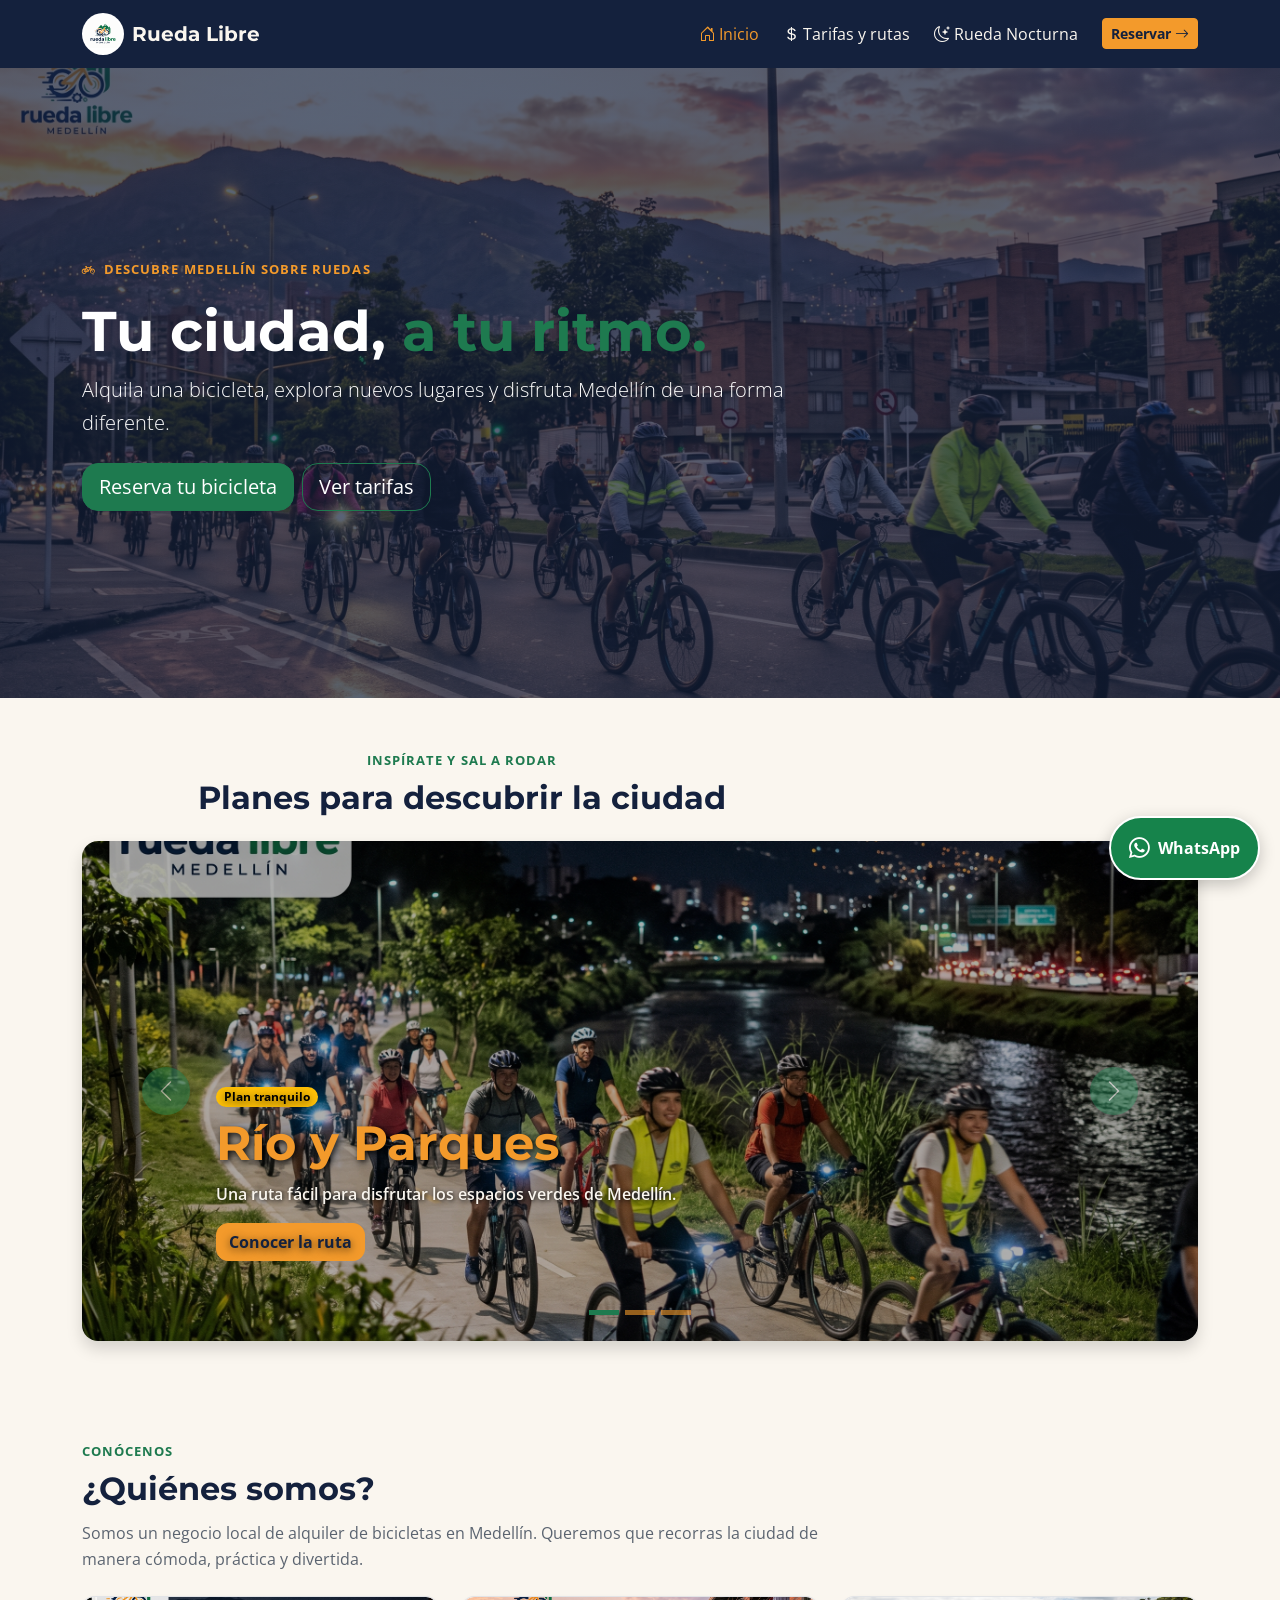
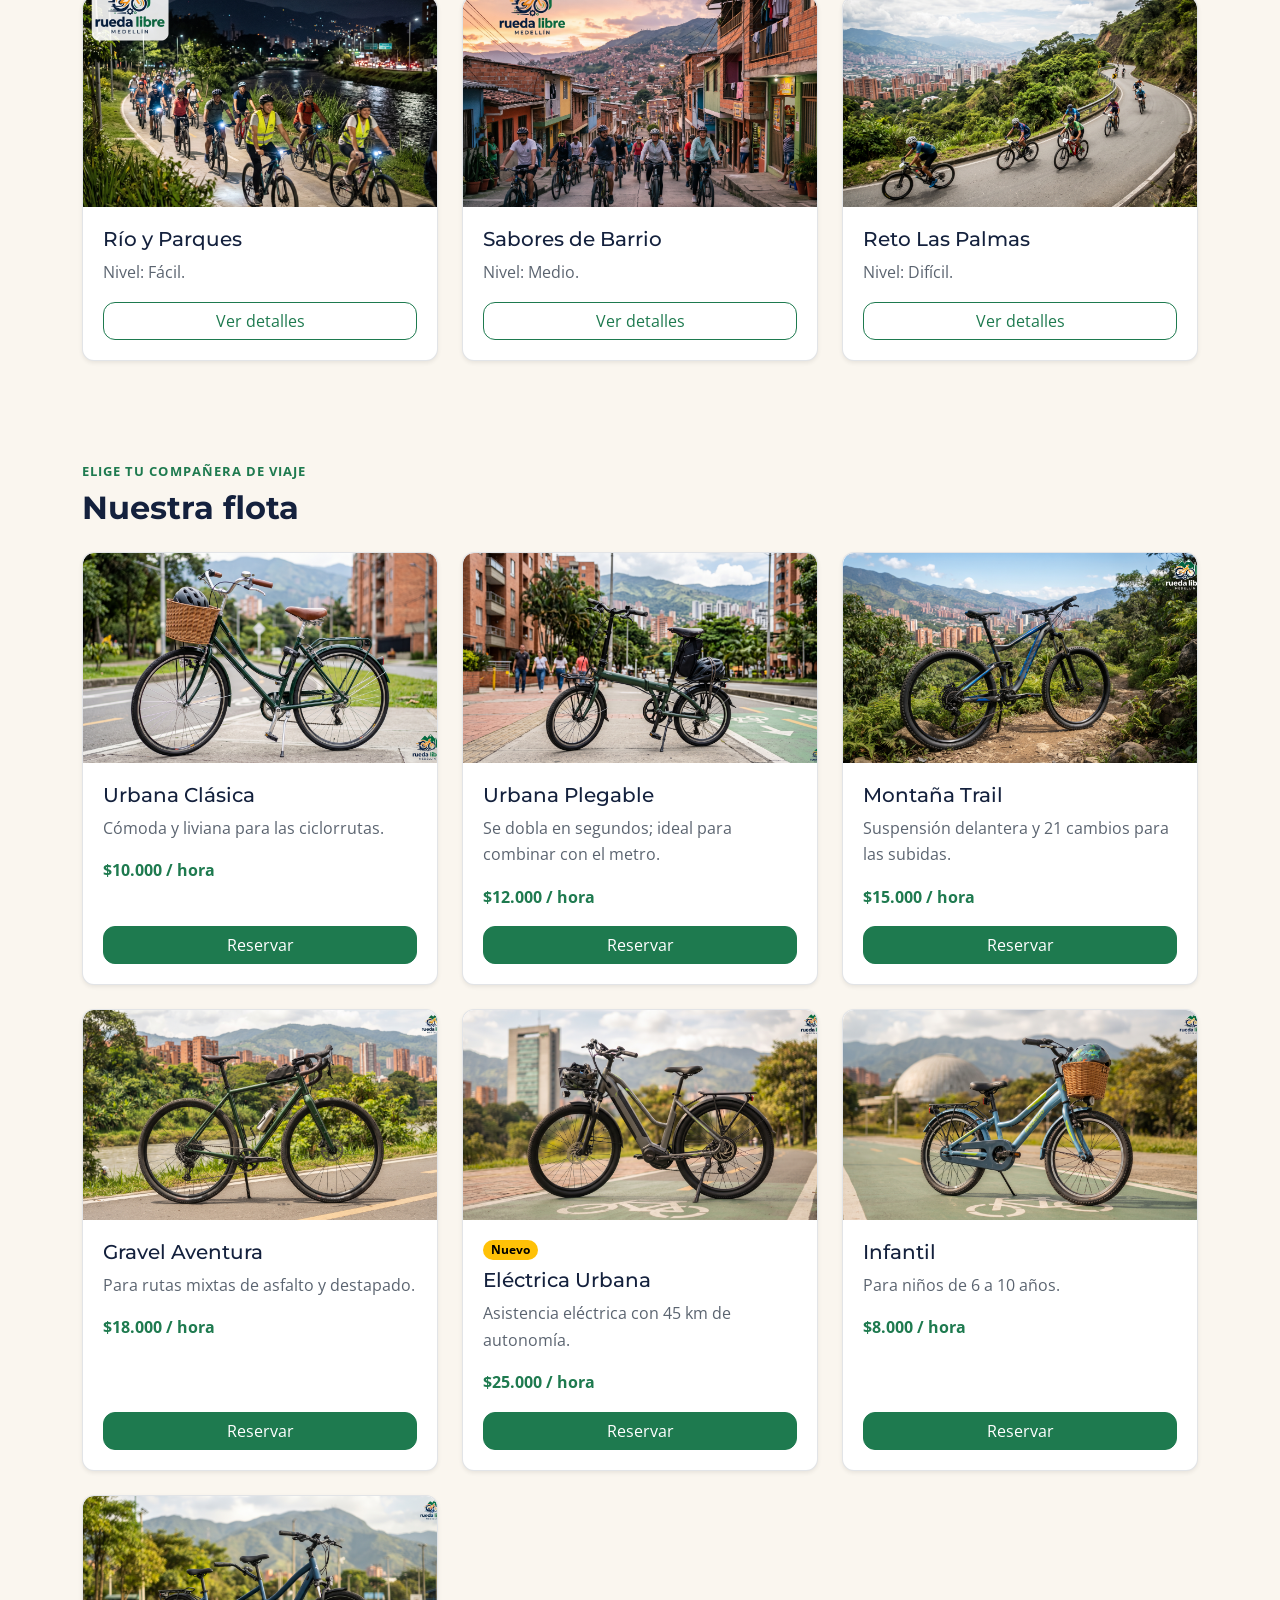
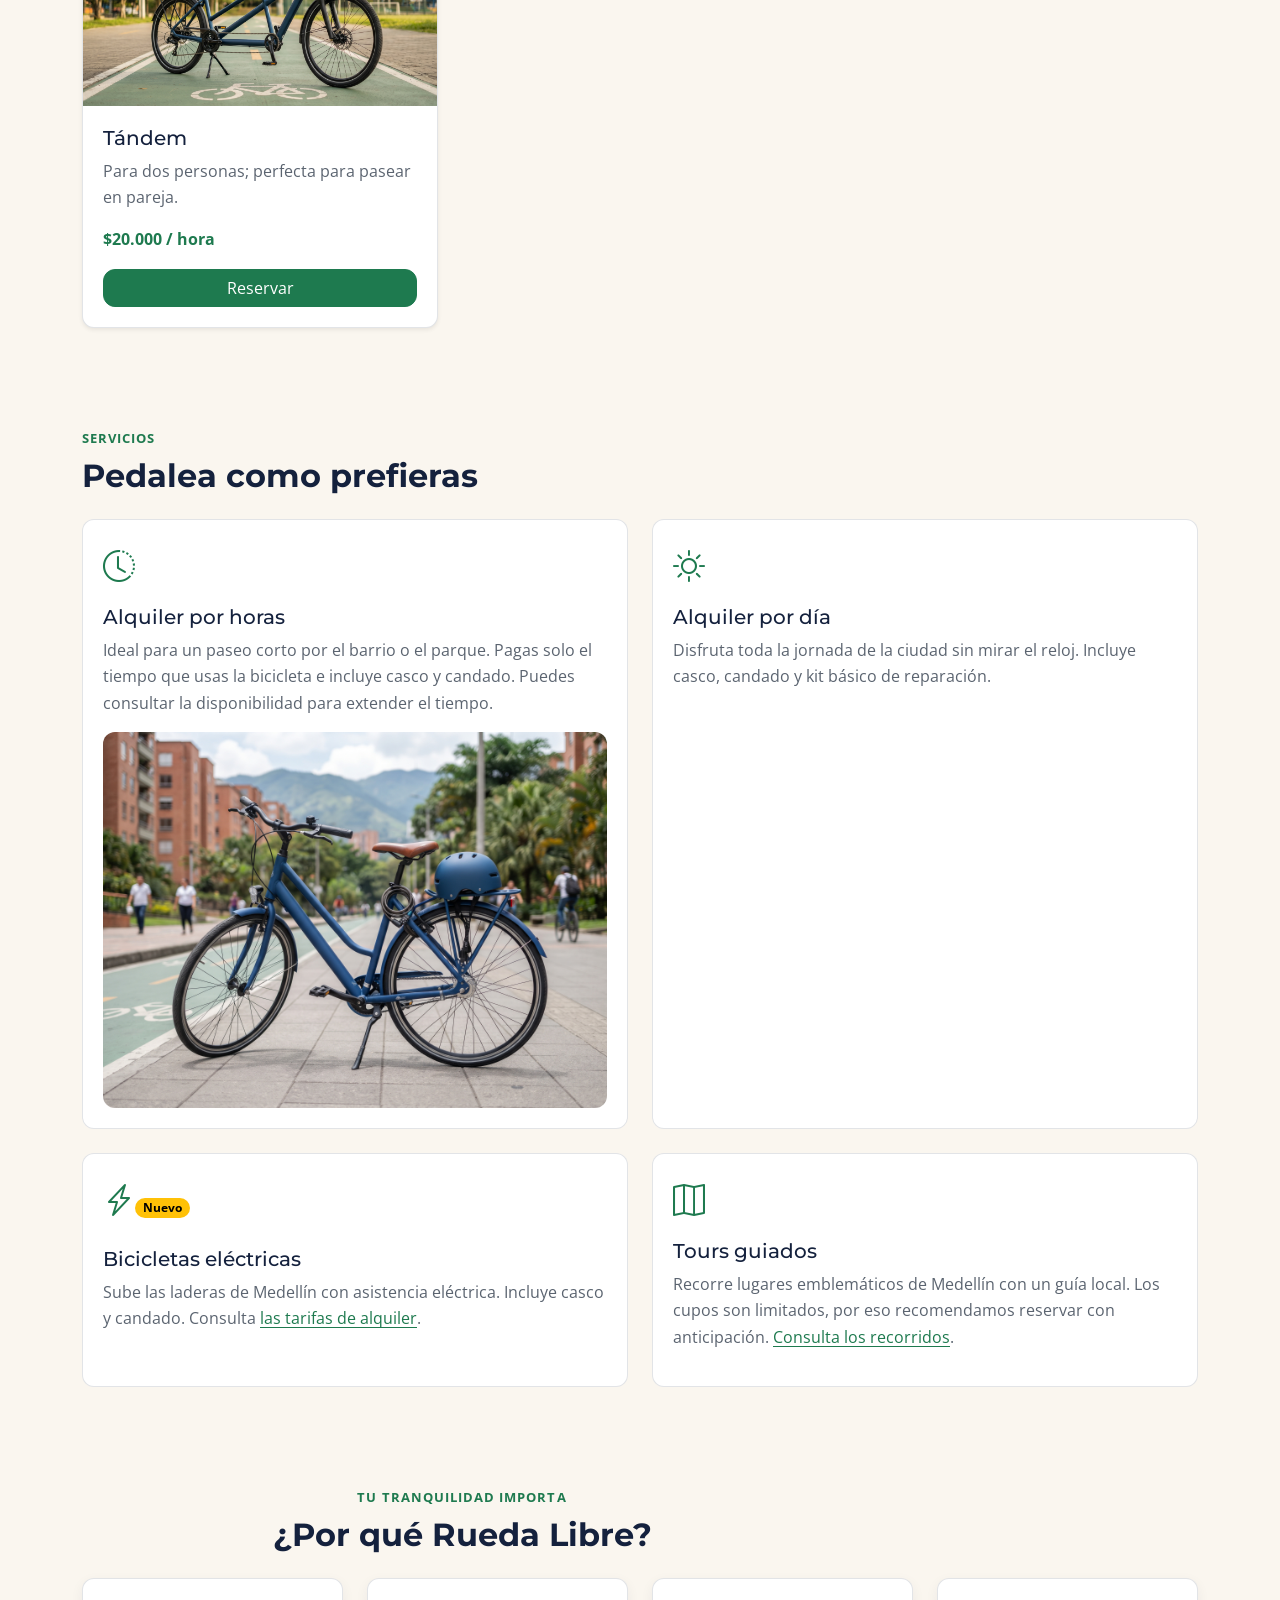
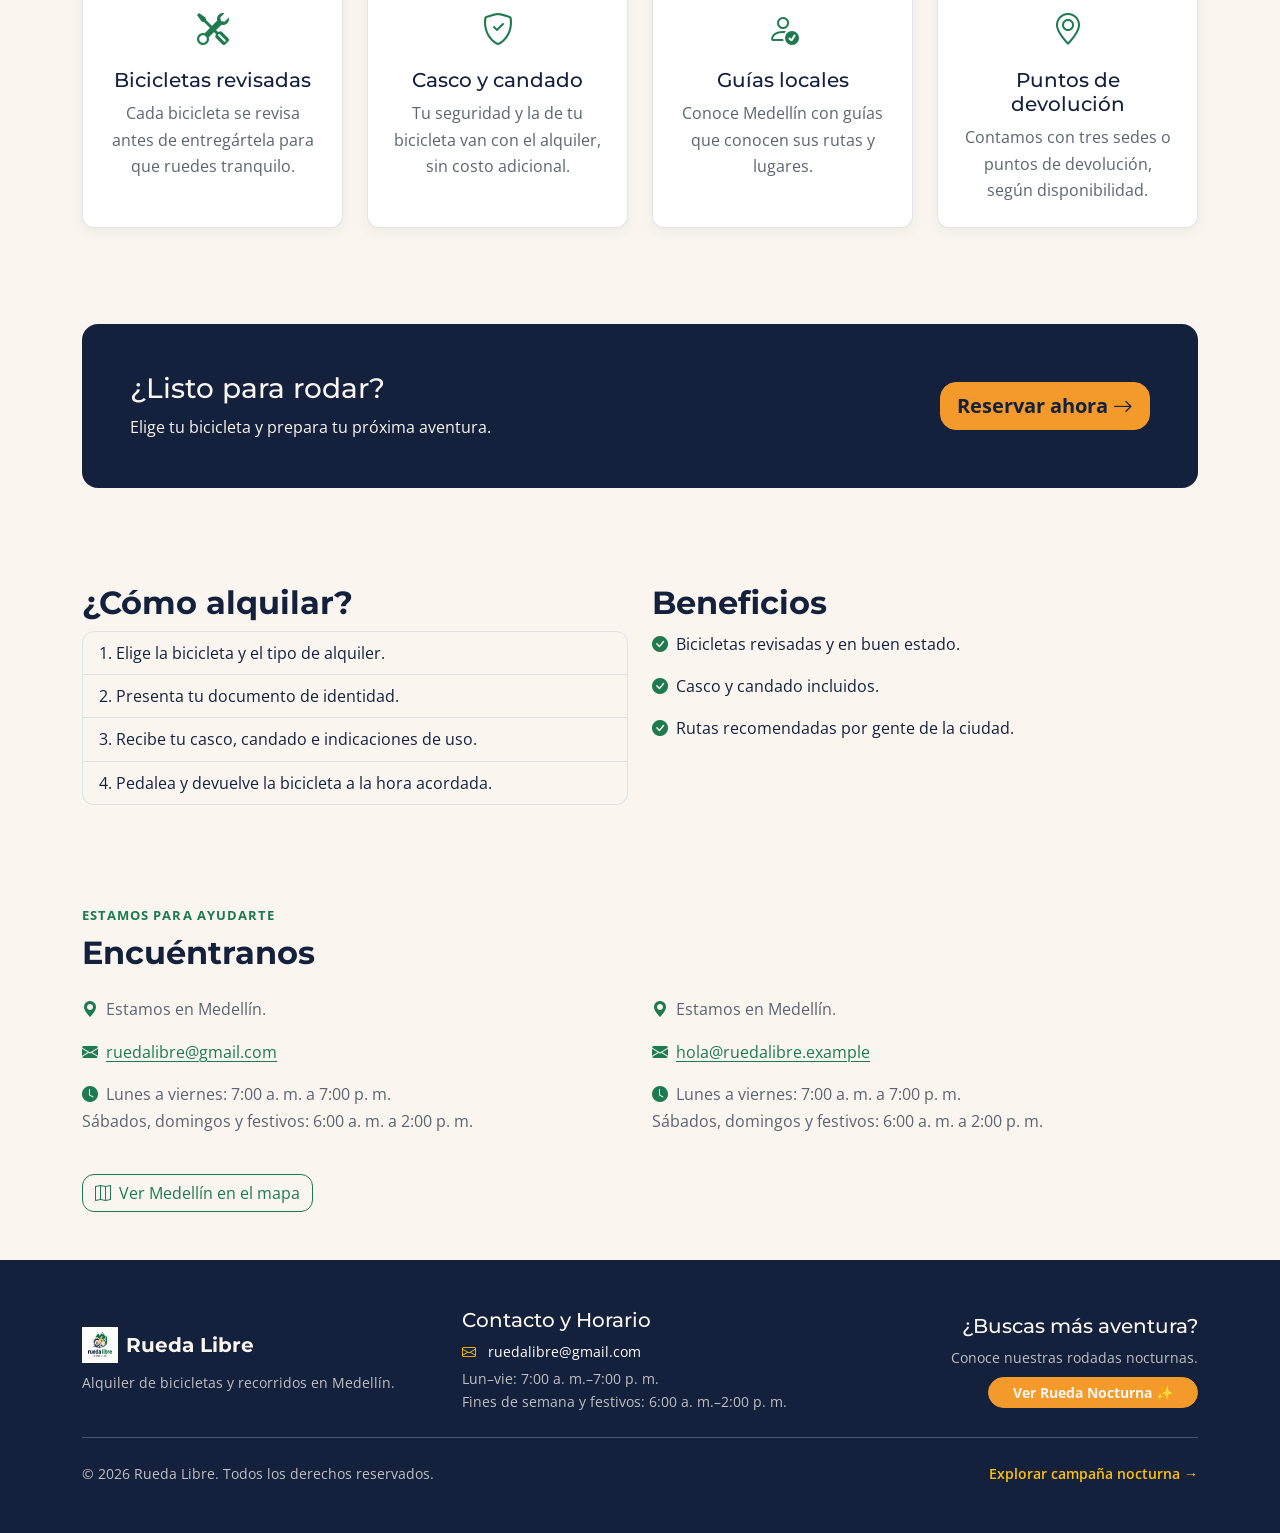
<file: index.html>
<!DOCTYPE html>
<html lang="es">
<head>
  <meta charset="UTF-8">
  <meta name="viewport" content="width=device-width, initial-scale=1">
  <meta name="description" content="Rueda Libre ofrece alquiler de bicicletas y recorridos guiados en Medellín.">
  <title>Rueda Libre | Alquiler de bicicletas en Medellín</title>

  <link rel="preconnect" href="https://fonts.googleapis.com">
  <link rel="preconnect" href="https://fonts.gstatic.com" crossorigin>
  <link href="https://fonts.googleapis.com/css2?family=Montserrat:wght@600;700&family=Open+Sans:wght@400;600;700&display=swap" rel="stylesheet">
  <link href="https://cdn.jsdelivr.net/npm/bootstrap@5.3.8/dist/css/bootstrap.min.css" rel="stylesheet" integrity="sha384-sRIl4kxILFvY47J16cr9ZwB07vP4J8+LH7qKQnuqkuIAvNWLzeN8tE5YBujZqJLB" crossorigin="anonymous">
  <link rel="stylesheet" href="https://cdn.jsdelivr.net/npm/bootstrap-icons@1.11.3/font/bootstrap-icons.min.css">
  <link rel="stylesheet" href="styles.css">
</head>
<body>
  <a class="visually-hidden-focusable skip-link" href="#contenido">Saltar al contenido</a>

<header>
    <nav class="navbar navbar-expand-lg navbar-dark bg-noche sticky-top" aria-label="Menú principal">
      <div class="container">
        <a class="navbar-brand d-flex align-items-center gap-2 fw-bold" href="index.html">
          <img src="img/logo.jpg" alt="Logo Rueda Libre" width="42" height="42" class="brand-logo">
          <span>Rueda Libre</span>
        </a>
        <button class="navbar-toggler" type="button" data-bs-toggle="collapse" data-bs-target="#menuPrincipal" aria-controls="menuPrincipal" aria-expanded="false" aria-label="Abrir o cerrar el menú">
          <span class="navbar-toggler-icon"></span>
        </button>
        <div class="collapse navbar-collapse" id="menuPrincipal">
          <ul class="navbar-nav ms-auto align-items-lg-center gap-lg-2">
            <li class="nav-item">
              <a class="nav-link active" href="index.html" aria-current="page"><i class="bi bi-house-door me-1" aria-hidden="true"></i>Inicio</a>
            </li>
            <li class="nav-item">
              <a class="nav-link" href="paginas/tarifas.html"><i class="bi bi-currency-dollar me-1" aria-hidden="true"></i>Tarifas y rutas</a>
            </li>
            <li class="nav-item">
              <a class="nav-link" href="nocturna/index.html"><i class="bi bi-moon-stars me-1" aria-hidden="true"></i>Rueda Nocturna</a>
            </li>
            <li class="nav-item ms-lg-2">
              <a class="btn btn-naranja btn-sm" href="paginas/reservas.html">Reservar <i class="bi bi-arrow-right" aria-hidden="true"></i></a>
            </li>
          </ul>
        </div>
      </div>
    </nav>
  </header>

<main id="contenido">
    <section class="hero-section hero-bg py-5">
      <div class="container">
        <div class="row align-items-center g-4">
          <div class="col-lg-8">
            <span class="eyebrow text-white"><i class="bi bi-bicycle me-2" aria-hidden="true"></i>Descubre Medellín sobre ruedas</span>
            <h1 class="display-4 fw-bold mt-3 text-white">Tu ciudad, <span class="text-verde">a tu ritmo.</span></h1>
            <p class="lead text-white">Alquila una bicicleta, explora nuevos lugares y disfruta Medellín de una forma diferente.</p>
            <div class="d-flex flex-wrap gap-2 mt-4">
              <a href="paginas/reservas.html" class="btn btn-primary btn-lg">Reserva tu bicicleta</a>
              <a href="paginas/tarifas.html" class="btn btn-outline-primary btn-lg text-white">Ver tarifas</a>
            </div>
          </div>
        </div>
      </div>
    </section>

    <section class="py-5" aria-labelledby="promociones-titulo">
      <div class="container">
        <div class="section-heading text-center mb-4">
          <span class="eyebrow">Inspírate y sal a rodar</span>
          <h2 id="promociones-titulo">Planes para descubrir la ciudad</h2>
        </div>
        <div id="carouselPromociones" class="carousel slide carousel-fade rounded-4 overflow-hidden shadow" data-bs-ride="carousel" data-bs-interval="5000">
          <div class="carousel-indicators">
            <button type="button" data-bs-target="#carouselPromociones" data-bs-slide-to="0" class="active" aria-current="true" aria-label="Ver promoción 1: Río y Parques"></button>
            <button type="button" data-bs-target="#carouselPromociones" data-bs-slide-to="1" aria-label="Ver promoción 2: Sabores de Barrio"></button>
            <button type="button" data-bs-target="#carouselPromociones" data-bs-slide-to="2" aria-label="Ver promoción 3: Reto Las Palmas"></button>
          </div>
          <div class="carousel-inner">
            <div class="carousel-item active">
              <img src="img/rio-parques.jpg" class="d-block w-100 promo-image" alt="Recorrido en bicicleta por Río y Parques">
              <div class="carousel-caption text-start">
                <span class="badge text-bg-warning mb-2">Plan tranquilo</span>
                <h3>Río y Parques</h3>
                <p>Una ruta fácil para disfrutar los espacios verdes de Medellín.</p>
                <a href="paginas/tarifas.html#tours" class="btn btn-naranja">Conocer la ruta</a>
              </div>
            </div>
            <div class="carousel-item">
              <img src="img/sabores-barrio.jpg" class="d-block w-100 promo-image" alt="Recorrido gastronómico Sabores de Barrio">
              <div class="carousel-caption text-start">
                <span class="badge text-bg-warning mb-2">Plan cultural</span>
                <h3>Sabores de Barrio</h3>
                <p>Conoce la ciudad y sus sabores en un recorrido de nivel medio.</p>
                <a href="paginas/tarifas.html#tours" class="btn btn-naranja">Conocer la ruta</a>
              </div>
            </div>
            <div class="carousel-item">
              <img src="img/reto-palmas.jpg" class="d-block w-100 promo-image" alt="Ruta de ciclismo de montaña hacia Las Palmas">
              <div class="carousel-caption text-start">
                <span class="badge text-bg-warning mb-2">Plan desafiante</span>
                <h3>Reto Las Palmas</h3>
                <p>Una experiencia exigente para quienes buscan un desafío.</p>
                <a href="paginas/tarifas.html#tours" class="btn btn-naranja">Conocer la ruta</a>
              </div>
            </div>
          </div>
          <button class="carousel-control-prev" type="button" data-bs-target="#carouselPromociones" data-bs-slide="prev" aria-label="Mostrar promoción anterior">
            <span class="carousel-control-prev-icon" aria-hidden="true"></span>
            <span class="visually-hidden">Anterior</span>
          </button>
          <button class="carousel-control-next" type="button" data-bs-target="#carouselPromociones" data-bs-slide="next" aria-label="Mostrar promoción siguiente">
            <span class="carousel-control-next-icon" aria-hidden="true"></span>
            <span class="visually-hidden">Siguiente</span>
          </button>
        </div>
      </div>
    </section>

    <section class="py-5 bg-crema">
      <div class="container">
        <div class="section-heading mb-4">
          <span class="eyebrow">Conócenos</span>
          <h2>¿Quiénes somos?</h2>
          <p class="mb-0">Somos un negocio local de alquiler de bicicletas en Medellín. Queremos que recorras la ciudad de manera cómoda, práctica y divertida.</p>
        </div>
        <div class="row g-4">
          <div class="col-md-4">
            <article class="card h-100 shadow-sm">
              <img src="img/rio-parques.jpg" class="card-img-top card-image" alt="Recorrido Río y Parques">
              <div class="card-body d-flex flex-column">
                <h3 class="h5 card-title">Río y Parques</h3>
                <p class="card-text">Nivel: Fácil.</p>
                <a href="paginas/tarifas.html#tours" class="btn btn-outline-primary mt-auto">Ver detalles</a>
              </div>
            </article>
          </div>
          <div class="col-md-4">
            <article class="card h-100 shadow-sm">
              <img src="img/sabores-barrio.jpg" class="card-img-top card-image" alt="Recorrido Sabores de Barrio">
              <div class="card-body d-flex flex-column">
                <h3 class="h5 card-title">Sabores de Barrio</h3>
                <p class="card-text">Nivel: Medio.</p>
                <a href="paginas/tarifas.html#tours" class="btn btn-outline-primary mt-auto">Ver detalles</a>
              </div>
            </article>
          </div>
          <div class="col-md-4">
            <article class="card h-100 shadow-sm">
              <img src="img/reto-palmas.jpg" class="card-img-top card-image" alt="Recorrido Reto Las Palmas">
              <div class="card-body d-flex flex-column">
                <h3 class="h5 card-title">Reto Las Palmas</h3>
                <p class="card-text">Nivel: Difícil.</p>
                <a href="paginas/tarifas.html#tours" class="btn btn-outline-primary mt-auto">Ver detalles</a>
              </div>
            </article>
          </div>
        </div>
      </div>
    </section>

    <section class="py-5">
      <div class="container">
        <div class="section-heading mb-4">
          <span class="eyebrow">Elige tu compañera de viaje</span>
          <h2>Nuestra flota</h2>
        </div>
        <div class="row row-cols-1 row-cols-sm-2 row-cols-lg-3 g-4">
          <div class="col"><article class="card h-100 shadow-sm"><img src="img/urbana-clasica.jpg" class="card-img-top card-image" alt="Bicicleta Urbana Clásica"><div class="card-body d-flex flex-column"><h3 class="h5">Urbana Clásica</h3><p>Cómoda y liviana para las ciclorrutas.</p><p class="fw-bold text-verde">$10.000 / hora</p><a href="paginas/reservas.html" class="btn btn-primary mt-auto">Reservar</a></div></article></div>
          <div class="col"><article class="card h-100 shadow-sm"><img src="img/urbana-plegable.jpg" class="card-img-top card-image" alt="Bicicleta Urbana Plegable"><div class="card-body d-flex flex-column"><h3 class="h5">Urbana Plegable</h3><p>Se dobla en segundos; ideal para combinar con el metro.</p><p class="fw-bold text-verde">$12.000 / hora</p><a href="paginas/reservas.html" class="btn btn-primary mt-auto">Reservar</a></div></article></div>
          <div class="col"><article class="card h-100 shadow-sm"><img src="img/montana-trail.jpg" class="card-img-top card-image" alt="Bicicleta Montaña Trail"><div class="card-body d-flex flex-column"><h3 class="h5">Montaña Trail</h3><p>Suspensión delantera y 21 cambios para las subidas.</p><p class="fw-bold text-verde">$15.000 / hora</p><a href="paginas/reservas.html" class="btn btn-primary mt-auto">Reservar</a></div></article></div>
          <div class="col"><article class="card h-100 shadow-sm"><img src="img/gravel-aventura.jpg" class="card-img-top card-image" alt="Bicicleta Gravel Aventura"><div class="card-body d-flex flex-column"><h3 class="h5">Gravel Aventura</h3><p>Para rutas mixtas de asfalto y destapado.</p><p class="fw-bold text-verde">$18.000 / hora</p><a href="paginas/reservas.html" class="btn btn-primary mt-auto">Reservar</a></div></article></div>
          <div class="col"><article class="card h-100 shadow-sm"><img src="img/electrica-urbana.jpg" class="card-img-top card-image" alt="Bicicleta Eléctrica Urbana"><div class="card-body d-flex flex-column"><span class="badge text-bg-warning align-self-start mb-2">Nuevo</span><h3 class="h5">Eléctrica Urbana</h3><p>Asistencia eléctrica con 45 km de autonomía.</p><p class="fw-bold text-verde">$25.000 / hora</p><a href="paginas/reservas.html" class="btn btn-primary mt-auto">Reservar</a></div></article></div>
          <div class="col"><article class="card h-100 shadow-sm"><img src="img/infantil.jpg" class="card-img-top card-image" alt="Bicicleta Infantil"><div class="card-body d-flex flex-column"><h3 class="h5">Infantil</h3><p>Para niños de 6 a 10 años.</p><p class="fw-bold text-verde">$8.000 / hora</p><a href="paginas/reservas.html" class="btn btn-primary mt-auto">Reservar</a></div></article></div>
          <div class="col"><article class="card h-100 shadow-sm"><img src="img/tandem.jpg" class="card-img-top card-image" alt="Bicicleta Tándem"><div class="card-body d-flex flex-column"><h3 class="h5">Tándem</h3><p>Para dos personas; perfecta para pasear en pareja.</p><p class="fw-bold text-verde">$20.000 / hora</p><a href="paginas/reservas.html" class="btn btn-primary mt-auto">Reservar</a></div></article></div>
        </div>
      </div>
    </section>

    <section class="py-5 bg-crema">
      <div class="container">
        <div class="section-heading mb-4"><span class="eyebrow">Servicios</span><h2>Pedalea como prefieras</h2></div>
        <div class="row row-cols-1 row-cols-md-2 g-4">
          <div class="col"><article class="card h-100"><div class="card-body"><i class="bi bi-clock-history feature-icon" aria-hidden="true"></i><h3 class="h5">Alquiler por horas</h3><p>Ideal para un paseo corto por el barrio o el parque. Pagas solo el tiempo que usas la bicicleta e incluye casco y candado. Puedes consultar la disponibilidad para extender el tiempo.</p><img src="img/bicicleta.jpg" alt="Bicicleta urbana azul con casco y candado, lista para alquilar" class="img-fluid rounded"></div></article></div>
          <div class="col"><article class="card h-100"><div class="card-body"><i class="bi bi-sun feature-icon" aria-hidden="true"></i><h3 class="h5">Alquiler por día</h3><p>Disfruta toda la jornada de la ciudad sin mirar el reloj. Incluye casco, candado y kit básico de reparación.</p></div></article></div>
          <div class="col"><article class="card h-100"><div class="card-body"><i class="bi bi-lightning-charge feature-icon" aria-hidden="true"></i><span class="badge text-bg-warning">Nuevo</span><h3 class="h5 mt-2">Bicicletas eléctricas</h3><p>Sube las laderas de Medellín con asistencia eléctrica. Incluye casco y candado. Consulta <a href="paginas/tarifas.html">las tarifas de alquiler</a>.</p></div></article></div>
          <div class="col"><article class="card h-100"><div class="card-body"><i class="bi bi-map feature-icon" aria-hidden="true"></i><h3 class="h5">Tours guiados</h3><p>Recorre lugares emblemáticos de Medellín con un guía local. Los cupos son limitados, por eso recomendamos reservar con anticipación. <a href="paginas/tarifas.html#tours">Consulta los recorridos</a>.</p></div></article></div>
        </div>
      </div>
    </section>

    <section class="py-5">
      <div class="container">
        <div class="section-heading text-center mb-4"><span class="eyebrow">Tu tranquilidad importa</span><h2>¿Por qué Rueda Libre?</h2></div>
        <div class="row row-cols-1 row-cols-md-2 row-cols-lg-4 g-4">
          <div class="col"><article class="benefit-card h-100"><i class="bi bi-tools" aria-hidden="true"></i><h3 class="h5">Bicicletas revisadas</h3><p>Cada bicicleta se revisa antes de entregártela para que ruedes tranquilo.</p></article></div>
          <div class="col"><article class="benefit-card h-100"><i class="bi bi-shield-check" aria-hidden="true"></i><h3 class="h5">Casco y candado</h3><p>Tu seguridad y la de tu bicicleta van con el alquiler, sin costo adicional.</p></article></div>
          <div class="col"><article class="benefit-card h-100"><i class="bi bi-person-check" aria-hidden="true"></i><h3 class="h5">Guías locales</h3><p>Conoce Medellín con guías que conocen sus rutas y lugares.</p></article></div>
          <div class="col"><article class="benefit-card h-100"><i class="bi bi-geo-alt" aria-hidden="true"></i><h3 class="h5">Puntos de devolución</h3><p>Contamos con tres sedes o puntos de devolución, según disponibilidad.</p></article></div>
        </div>
      </div>
    </section>

    <section class="py-5">
      <div class="container">
        <div class="cta-panel rounded-4 p-4 p-md-5 text-center text-md-start d-md-flex align-items-center justify-content-between gap-3">
          <div><h2 class="h3 mb-2">¿Listo para rodar?</h2><p class="mb-md-0">Elige tu bicicleta y prepara tu próxima aventura.</p></div>
          <a href="paginas/reservas.html" class="btn btn-naranja btn-lg flex-shrink-0">Reservar ahora <i class="bi bi-arrow-right" aria-hidden="true"></i></a>
        </div>
      </div>
    </section>

    <section class="py-5 bg-crema">
      <div class="container">
        <div class="row g-4">
          <div class="col-md-6">
            <h2>¿Cómo alquilar?</h2>
            <ol class="list-group list-group-numbered">
              <li class="list-group-item">Elige la bicicleta y el tipo de alquiler.</li>
              <li class="list-group-item">Presenta tu documento de identidad.</li>
              <li class="list-group-item">Recibe tu casco, candado e indicaciones de uso.</li>
              <li class="list-group-item">Pedalea y devuelve la bicicleta a la hora acordada.</li>
            </ol>
          </div>
          <div class="col-md-6">
            <h2>Beneficios</h2>
            <ul class="list-unstyled">
              <li class="mb-3"><i class="bi bi-check-circle-fill text-verde me-2" aria-hidden="true"></i>Bicicletas revisadas y en buen estado.</li>
              <li class="mb-3"><i class="bi bi-check-circle-fill text-verde me-2" aria-hidden="true"></i>Casco y candado incluidos.</li>
              <li class="mb-3"><i class="bi bi-check-circle-fill text-verde me-2" aria-hidden="true"></i>Rutas recomendadas por gente de la ciudad.</li>
            </ul>
          </div>
        </div>
      </div>
    </section>

    <section id="encuentranos" class="py-5">
      <div class="container">
        <div class="section-heading mb-4"><span class="eyebrow">Estamos para ayudarte</span><h2>Encuéntranos</h2></div>
        <div class="row g-4">
          <div class="col-md-6"><p><i class="bi bi-geo-alt-fill text-verde me-2" aria-hidden="true"></i>Estamos en Medellín.</p><p><i class="bi bi-envelope-fill text-verde me-2" aria-hidden="true"></i><a href="mailto:ruedalibre@gmail.com">ruedalibre@gmail.com</a></p><p><i class="bi bi-clock-fill text-verde me-2" aria-hidden="true"></i>Lunes a viernes: 7:00 a. m. a 7:00 p. m.<br>Sábados, domingos y festivos: 6:00 a. m. a 2:00 p. m.</p></div>
          <div class="col-md-6"><p><i class="bi bi-geo-alt-fill text-verde me-2" aria-hidden="true"></i>Estamos en Medellín.</p><p><i class="bi bi-envelope-fill text-verde me-2" aria-hidden="true"></i><a href="mailto:hola@ruedalibre.example">hola@ruedalibre.example</a></p><p><i class="bi bi-clock-fill text-verde me-2" aria-hidden="true"></i>Lunes a viernes: 7:00 a. m. a 7:00 p. m.<br>Sábados, domingos y festivos: 6:00 a. m. a 2:00 p. m.</p></div>
          <div class="col-md-6"><a class="btn btn-outline-primary" href="https://www.google.com/maps/search/?api=1&query=Medell%C3%ADn" target="_blank" rel="noopener noreferrer"><i class="bi bi-map me-2" aria-hidden="true"></i>Ver Medellín en el mapa</a></div>
        </div>
      </div>
    </section>
  </main>

<footer class="site-footer py-5 bg-noche text-white">
    <div class="container">
      <div class="row g-4 align-items-center">
        
        <div class="col-md-4">
          <div class="d-flex align-items-center gap-2 mb-2">
            <img src="img/logo.jpg" alt="Logo Rueda Libre" width="36" height="36" class="rounded-full bg-white p-0.5 object-contain">
            <h2 class="h5 mb-0 font-display fw-bold">Rueda Libre</h2>
          </div>
          <p class="mb-0 small text-light opacity-75">Alquiler de bicicletas y recorridos en Medellín.</p>
        </div>

        <div class="col-md-4">
          <h2 class="h5">Contacto y Horario</h2>
          <p class="mb-1 small">
            <i class="bi bi-envelope me-2 text-warning" aria-hidden="true"></i>
            <a href="mailto:ruedalibre@gmail.com" class="text-white text-decoration-none">ruedalibre@gmail.com</a>
          </p>
          <p class="mb-0 small text-light opacity-75">
            Lun–vie: 7:00 a. m.–7:00 p. m.<br>
            Fines de semana y festivos: 6:00 a. m.–2:00 p. m.
          </p>
        </div>

        <div class="col-md-4 text-md-end">
          <h2 class="h5">¿Buscas más aventura?</h2>
          <p class="mb-2 small text-light opacity-75">Conoce nuestras rodadas nocturnas.</p>
          <a href="nocturna/index.html" class="btn btn-sm btn-naranja rounded-pill px-4 fw-bold">Ver Rueda Nocturna ✨</a>
        </div>

      </div>

      <hr class="border-light opacity-25 my-4">
      
      <div class="d-flex flex-column flex-md-row justify-content-between align-items-center gap-2">
        <p class="mb-0 small text-light opacity-75">&copy; 2026 Rueda Libre. Todos los derechos reservados.</p>
        <a href="nocturna/index.html" class="text-warning small text-decoration-none fw-semibold">Explorar campaña nocturna →</a>
      </div>
    </div>
  </footer>
  <a class="whatsapp-button" href="https://wa.me/573000000000" target="_blank" rel="noopener noreferrer" aria-label="Contactar a Rueda Libre por WhatsApp">
    <i class="bi bi-whatsapp" aria-hidden="true"></i><span>WhatsApp</span>
  </a>

  <script src="https://cdn.jsdelivr.net/npm/bootstrap@5.3.8/dist/js/bootstrap.bundle.min.js" integrity="sha384-FKyoEForCGlyvwx9Hj09JcYn3nv7wiPVlz7YYwJrWVcXK/BmnVDxM+D2scQbITxI" crossorigin="anonymous"></script>
</body>
</html>
</file>
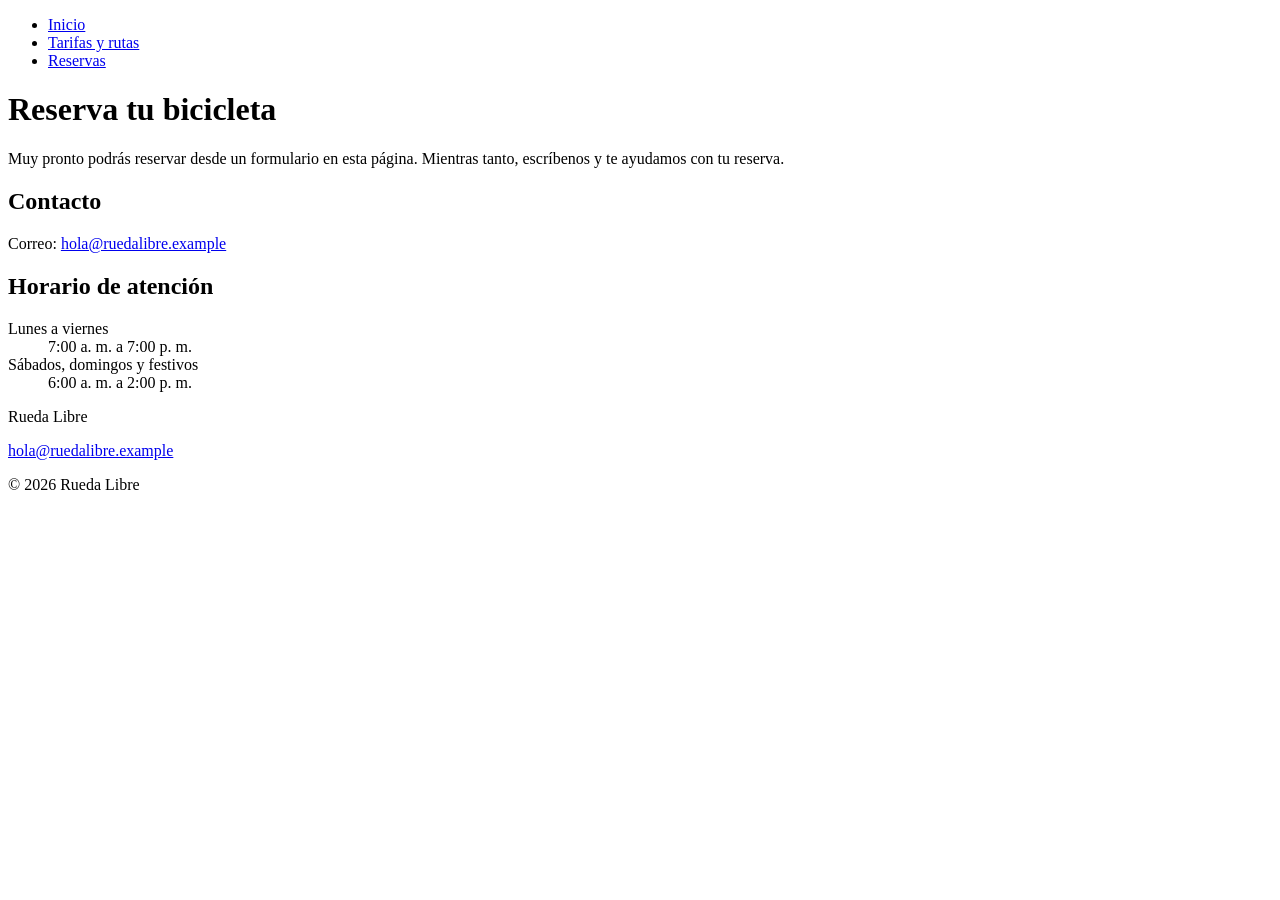
<file: reservas.html>
<!DOCTYPE html>
<html lang="es">
<head>
  <meta charset="UTF-8">
  <meta name="viewport" content="width=device-width, initial-scale=1.0">
  <meta name="description" content="Reserva tu bicicleta en Rueda Libre, Medellín. Escríbenos por correo y consulta nuestro horario de atención.">
  <title>Reservas | Rueda Libre</title>
</head>
<body>
  <nav>
    <ul>
      <li><a href="../index.html">Inicio</a></li>
      <li><a href="tarifas.html">Tarifas y rutas</a></li>
      <li><a href="reservas.html">Reservas</a></li>
    </ul>
  </nav>

  <h1>Reserva tu bicicleta</h1>
  <p>Muy pronto podrás reservar desde un formulario en esta página. Mientras tanto, escríbenos y te ayudamos con tu reserva.</p>

  <section>
    <h2>Contacto</h2>
    <p>Correo: <a href="mailto:hola@ruedalibre.example">hola@ruedalibre.example</a></p>
  </section>

  <section>
    <h2>Horario de atención</h2>
    <dl>
      <dt>Lunes a viernes</dt>
      <dd>7:00 a. m. a 7:00 p. m.</dd>

      <dt>Sábados, domingos y festivos</dt>
      <dd>6:00 a. m. a 2:00 p. m.</dd>
    </dl>
  </section>

  <footer>
    <p>Rueda Libre</p>
    <p><a href="mailto:hola@ruedalibre.example">hola@ruedalibre.example</a></p>
    <p>&copy; 2026 Rueda Libre</p>
  </footer>
</body>
</html>
</file>
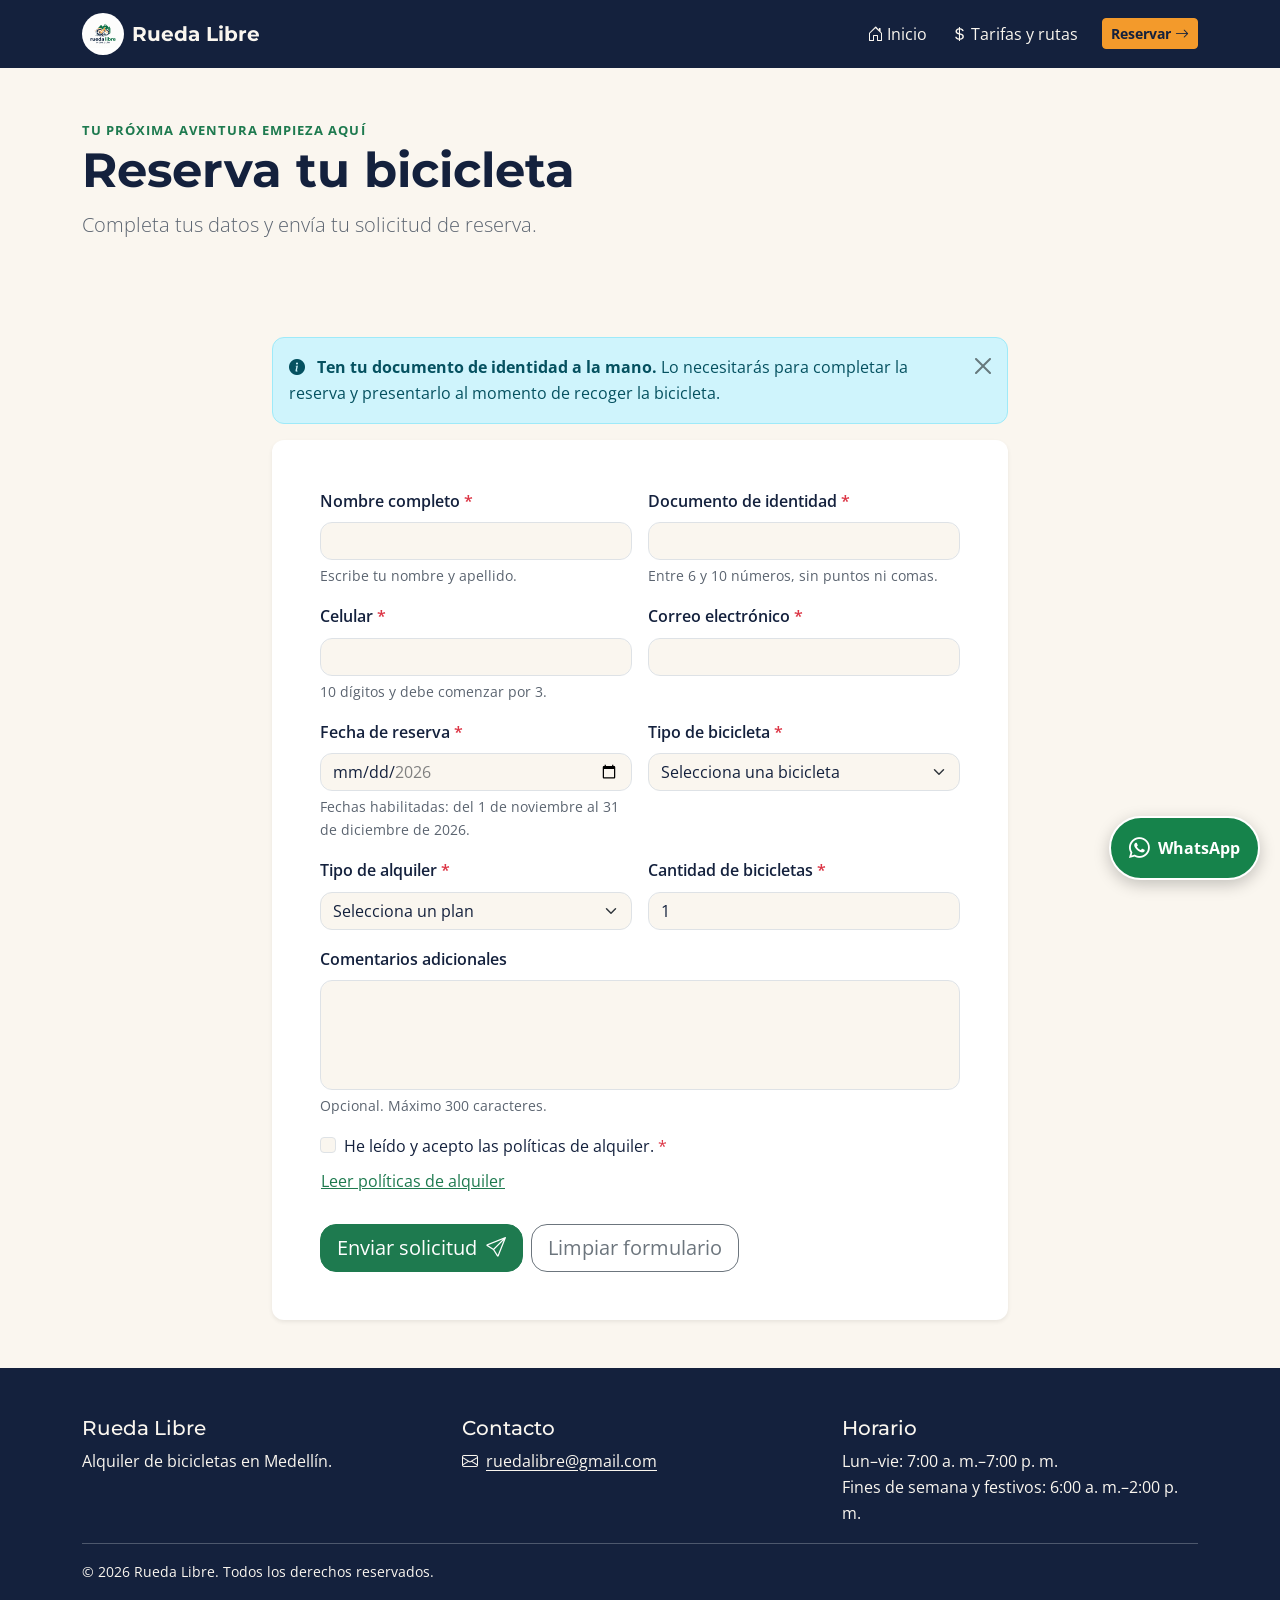
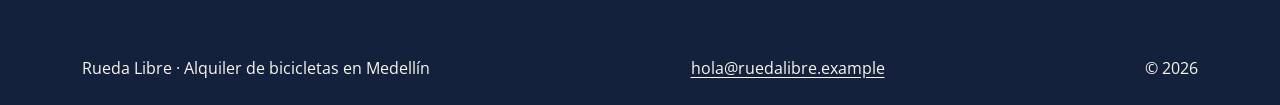
<file: paginas/reservas.html>
<!DOCTYPE html>
<html lang="es">
<head>
  <meta charset="UTF-8">
  <meta name="viewport" content="width=device-width, initial-scale=1">
  <meta name="description" content="Solicita el alquiler de una bicicleta con el formulario de reservas de Rueda Libre.">
  <title>Reservas | Rueda Libre</title>
  <link rel="preconnect" href="https://fonts.googleapis.com">
  <link rel="preconnect" href="https://fonts.gstatic.com" crossorigin>
  <link href="https://fonts.googleapis.com/css2?family=Montserrat:wght@600;700&family=Open+Sans:wght@400;600;700&display=swap" rel="stylesheet">
  <link href="https://cdn.jsdelivr.net/npm/bootstrap@5.3.8/dist/css/bootstrap.min.css" rel="stylesheet" integrity="sha384-sRIl4kxILFvY47J16cr9ZwB07vP4J8+LH7qKQnuqkuIAvNWLzeN8tE5YBujZqJLB" crossorigin="anonymous">
  <link rel="stylesheet" href="https://cdn.jsdelivr.net/npm/bootstrap-icons@1.11.3/font/bootstrap-icons.min.css">
  <link rel="stylesheet" href="../styles.css">
</head>
<body>
  <a class="visually-hidden-focusable skip-link" href="#contenido">Saltar al contenido</a>
  <nav class="navbar navbar-expand-lg navbar-dark bg-noche sticky-top" aria-label="Menú principal">
  <div class="container">
    <a class="navbar-brand d-flex align-items-center gap-2 fw-bold" href="../index.html">
      <img src="../img/logo.jpg" alt="" width="42" height="42" class="brand-logo"><span>Rueda Libre</span>
    </a>
    <button class="navbar-toggler" type="button" data-bs-toggle="collapse" data-bs-target="#menuPrincipal" aria-controls="menuPrincipal" aria-expanded="false" aria-label="Abrir o cerrar el menú"><span class="navbar-toggler-icon"></span></button>
    <div class="collapse navbar-collapse" id="menuPrincipal">
      <ul class="navbar-nav ms-auto align-items-lg-center gap-lg-2">
        <li class="nav-item"><a class="nav-link" href="../index.html"><i class="bi bi-house-door me-1" aria-hidden="true"></i>Inicio</a></li>
        <li class="nav-item"><a class="nav-link " href="tarifas.html" ><i class="bi bi-currency-dollar me-1" aria-hidden="true"></i>Tarifas y rutas</a></li>
        <li class="nav-item ms-lg-2"><a class="btn btn-naranja btn-sm" href="reservas.html">Reservar <i class="bi bi-arrow-right" aria-hidden="true"></i></a></li>
      </ul>
    </div>
  </div>
</nav>

  <main id="contenido">
    <section class="page-hero py-5">
      <div class="container">
        <span class="eyebrow">Tu próxima aventura empieza aquí</span>
        <h1 class="display-5 fw-bold">Reserva tu bicicleta</h1>
        <p class="lead mb-0">Completa tus datos y envía tu solicitud de reserva.</p>
      </div>
    </section>

    <section class="py-5">
      <div class="container">
        <div class="row justify-content-center">
          <div class="col-lg-9 col-xl-8">
            <div class="alert alert-info alert-dismissible fade show" role="alert">
              <i class="bi bi-info-circle-fill me-2" aria-hidden="true"></i>
              <strong>Ten tu documento de identidad a la mano.</strong> Lo necesitarás para completar la reserva y presentarlo al momento de recoger la bicicleta.
              <button type="button" class="btn-close" data-bs-dismiss="alert" aria-label="Cerrar aviso"></button>
            </div>

            <div class="card border-0 shadow-sm">
              <div class="card-body p-4 p-md-5">
                <form class="needs-validation" action="#" method="get" novalidate>
                  <div class="row g-3">
                    <div class="col-md-6">
                      <label for="nombre" class="form-label">Nombre completo <span class="text-danger">*</span></label>
                      <input type="text" class="form-control" id="nombre" name="nombre" required minlength="3" pattern="^[a-zA-ZñÑáéíóúÁÉÍÓÚ ]+$" title="Solo se permiten letras y espacios" autocomplete="name" aria-describedby="nombre-ayuda nombre-error">
                      <div id="nombre-ayuda" class="form-text">Escribe tu nombre y apellido.</div>
                      <div id="nombre-error" class="invalid-feedback">Ingresa tu nombre completo con al menos 3 caracteres (sin números).</div>
                    </div>
                    <div class="col-md-6">
                      <label for="documento" class="form-label">Documento de identidad <span class="text-danger">*</span></label>
                      <input type="text" class="form-control" id="documento" name="documento" required pattern="^(?!123456789)[0-9]{6,10}$" inputmode="numeric" title="Escribe entre 6 y 10 números, sin puntos ni comas, y evita secuencias como 123456789" aria-describedby="documento-ayuda documento-error">
                      <div id="documento-ayuda" class="form-text">Entre 6 y 10 números, sin puntos ni comas.</div>
                      <div id="documento-error" class="invalid-feedback">Escribe un documento válido de 6 a 10 dígitos (no se permite 123456789 ni letras).</div>
                    </div>
                    <div class="col-md-6">
                      <label for="celular" class="form-label">Celular <span class="text-danger">*</span></label>
                      <input type="tel" class="form-control" id="celular" name="celular" required pattern="3[0-9]{9}" maxlength="10" inputmode="numeric" autocomplete="tel" title="Escribe 10 dígitos que empiecen por 3" aria-describedby="celular-ayuda celular-error">
                      <div id="celular-ayuda" class="form-text">10 dígitos y debe comenzar por 3.</div>
                      <div id="celular-error" class="invalid-feedback">Escribe un número celular colombiano de 10 dígitos que empiece por 3 (sin letras).</div>
                    </div>
                    <div class="col-md-6">
                      <label for="correo" class="form-label">Correo electrónico <span class="text-danger">*</span></label>
                      <input type="email" class="form-control" id="correo" name="correo" required pattern="[a-z0-9._%+-]+@[a-z0-9.-]+\.[a-z]{2,}$" autocomplete="email" aria-describedby="correo-error">
                      <div id="correo-error" class="invalid-feedback">Ingresa un correo válido, por ejemplo nombre@correo.com.</div>
                    </div>
                    <div class="col-md-6">
                      <label for="fecha" class="form-label">Fecha de reserva <span class="text-danger">*</span></label>
                      <input type="date" class="form-control" id="fecha" name="fecha" required min="2026-11-01" max="2026-12-31" aria-describedby="fecha-ayuda fecha-error">
                      <div id="fecha-ayuda" class="form-text">Fechas habilitadas: del 1 de noviembre al 31 de diciembre de 2026.</div>
                      <div id="fecha-error" class="invalid-feedback">Selecciona una fecha entre el 1 de noviembre y el 31 de diciembre de 2026.</div>
                    </div>
                    <div class="col-md-6">
                      <label for="bicicleta" class="form-label">Tipo de bicicleta <span class="text-danger">*</span></label>
                      <select class="form-select" id="bicicleta" name="bicicleta" required aria-describedby="bicicleta-error">
                        <option value="" selected disabled>Selecciona una bicicleta</option>
                        <optgroup label="Urbanas">
                          <option>Urbana Clásica</option>
                          <option>Urbana Plegable</option>
                          <option>Eléctrica Urbana</option>
                        </optgroup>
                        <optgroup label="Deportivas y Aventura">
                          <option>Montaña Trail</option>
                          <option>Gravel Aventura</option>
                        </optgroup>
                        <optgroup label="Especiales">
                          <option>Infantil</option>
                          <option>Tándem</option>
                        </optgroup>
                      </select>
                      <div id="bicicleta-error" class="invalid-feedback">Selecciona el tipo de bicicleta que deseas alquilar.</div>
                    </div>
                    <div class="col-md-6">
                      <label for="plan" class="form-label">Tipo de alquiler <span class="text-danger">*</span></label>
                      <select class="form-select" id="plan" name="plan" required aria-describedby="plan-error">
                        <option value="" selected disabled>Selecciona un plan</option>
                        <option value="horas">Alquiler por horas (mínimo 1 hora)</option>
                        <option value="dia">Alquiler por día completo (hasta las 7 p. m.)</option>
                        <option value="tour">Tour guiado con instructor</option>
                      </select>
                      <div id="plan-error" class="invalid-feedback">Selecciona si deseas alquilar por horas, por día o reservar un tour guiado.</div>
                    </div>
                    <div class="col-md-6">
                      <label for="cantidad" class="form-label">Cantidad de bicicletas <span class="text-danger">*</span></label>
                      <input type="number" class="form-control" id="cantidad" name="cantidad" required min="1" max="6" value="1" aria-describedby="cantidad-error">
                      <div id="cantidad-error" class="invalid-feedback">Ingresa una cantidad entre 1 y 6 bicicletas.</div>
                    </div>
                    <div class="col-12">
                      <label for="comentarios" class="form-label">Comentarios adicionales</label>
                      <textarea class="form-control" id="comentarios" name="comentarios" rows="4" maxlength="300" style="resize: none;" aria-describedby="comentarios-ayuda"></textarea>
                      <div id="comentarios-ayuda" class="form-text">Opcional. Máximo 300 caracteres.</div>
                    </div>
                    <div class="col-12">
                      <div class="form-check">
                        <input class="form-check-input" type="checkbox" value="acepto" id="acepto" name="acepto" required aria-describedby="acepto-error">
                        <label class="form-check-label" for="acepto">He leído y acepto las políticas de alquiler. <span class="text-danger">*</span></label>
                        <div id="acepto-error" class="invalid-feedback">Debes aceptar las políticas de alquiler para continuar.</div>
                      </div>
                      <button type="button" class="btn btn-link px-0" data-bs-toggle="modal" data-bs-target="#modalPoliticas">Leer políticas de alquiler</button>
                    </div>
                    <div class="col-12 d-flex flex-wrap gap-2 pt-2">
                      <button type="submit" class="btn btn-primary btn-lg">Enviar solicitud <i class="bi bi-send ms-1" aria-hidden="true"></i></button>
                      <button type="reset" class="btn btn-outline-secondary btn-lg">Limpiar formulario</button>
                    </div>
                  </div>
                </form>
              </div>
            </div>
          </div>
        </div>
      </div>
    </section>
  </main>

  <div class="modal fade" id="modalPoliticas" tabindex="-1" aria-labelledby="modalPoliticasLabel" aria-hidden="true">
    <div class="modal-dialog modal-dialog-centered">
      <div class="modal-content">
        <div class="modal-header">
          <h2 class="modal-title fs-5" id="modalPoliticasLabel">Políticas de alquiler</h2>
          <button type="button" class="btn-close" data-bs-dismiss="modal" aria-label="Cerrar"></button>
        </div>
        <div class="modal-body">
          <p>Antes de solicitar tu reserva, ten en cuenta estas condiciones generales propuestas para el sitio:</p>
          <ol class="mb-0">
            <li class="mb-2">Presentar un documento de identidad válido al momento de recoger la bicicleta.</li>
            <li class="mb-2">Revisar el estado de la bicicleta y sus accesorios antes de iniciar el recorrido.</li>
            <li class="mb-2">Usar casco durante el recorrido y respetar las normas de tránsito.</li>
            <li class="mb-2">Devolver la bicicleta y los accesorios en el lugar y la hora acordados.</li>
            <li>Informar al equipo de Rueda Libre oportunamente si ocurre un daño, pérdida o incidente durante el alquiler.</li>
          </ol>
        </div>
        <div class="modal-footer"><button type="button" class="btn btn-primary" data-bs-dismiss="modal">Entendido</button></div>
      </div>
    </div>
  </div>

  <footer class="site-footer py-5">
    <div class="container">
      <div class="row g-4">
        <div class="col-md-4"><h2 class="h5">Rueda Libre</h2><p class="mb-0">Alquiler de bicicletas en Medellín.</p></div>
        <div class="col-md-4"><h2 class="h5">Contacto</h2><p class="mb-0"><i class="bi bi-envelope me-2" aria-hidden="true"></i><a href="mailto:ruedalibre@gmail.com">ruedalibre@gmail.com</a></p></div>
        <div class="col-md-4"><h2 class="h5">Horario</h2><p class="mb-0">Lun–vie: 7:00 a. m.–7:00 p. m.<br>Fines de semana y festivos: 6:00 a. m.–2:00 p. m.</p></div>
      </div>
      <hr class="border-light opacity-25">
      <p class="mb-0 small">&copy; 2026 Rueda Libre. Todos los derechos reservados.</p>
    </div>
  </footer>
  <footer class="site-footer py-4"><div class="container d-flex flex-column flex-md-row justify-content-between gap-2"><span>Rueda Libre · Alquiler de bicicletas en Medellín</span><a href="mailto:hola@ruedalibre.example">hola@ruedalibre.example</a><span>&copy; 2026</span></div></footer>
  <a class="whatsapp-button" href="https://wa.me/573000000000" target="_blank" rel="noopener noreferrer" aria-label="Contactar a Rueda Libre por WhatsApp"><i class="bi bi-whatsapp" aria-hidden="true"></i><span>WhatsApp</span></a>

  <script src="https://cdn.jsdelivr.net/npm/bootstrap@5.3.8/dist/js/bootstrap.bundle.min.js" integrity="sha384-FKyoEForCGlyvwx9Hj09JcYn3nv7wiPVlz7YYwJrWVcXK/BmnVDxM+D2scQbITxI" crossorigin="anonymous"></script>
  <script>
    (() => {
      'use strict';
      const forms = document.querySelectorAll('.needs-validation');
      Array.from(forms).forEach((form) => {
        form.addEventListener('submit', (event) => {
          if (!form.checkValidity()) {
            event.preventDefault();
            event.stopPropagation();
          }
          form.classList.add('was-validated');
        }, false);
      });
    })();
  </script>
</body>
</html>
</file>
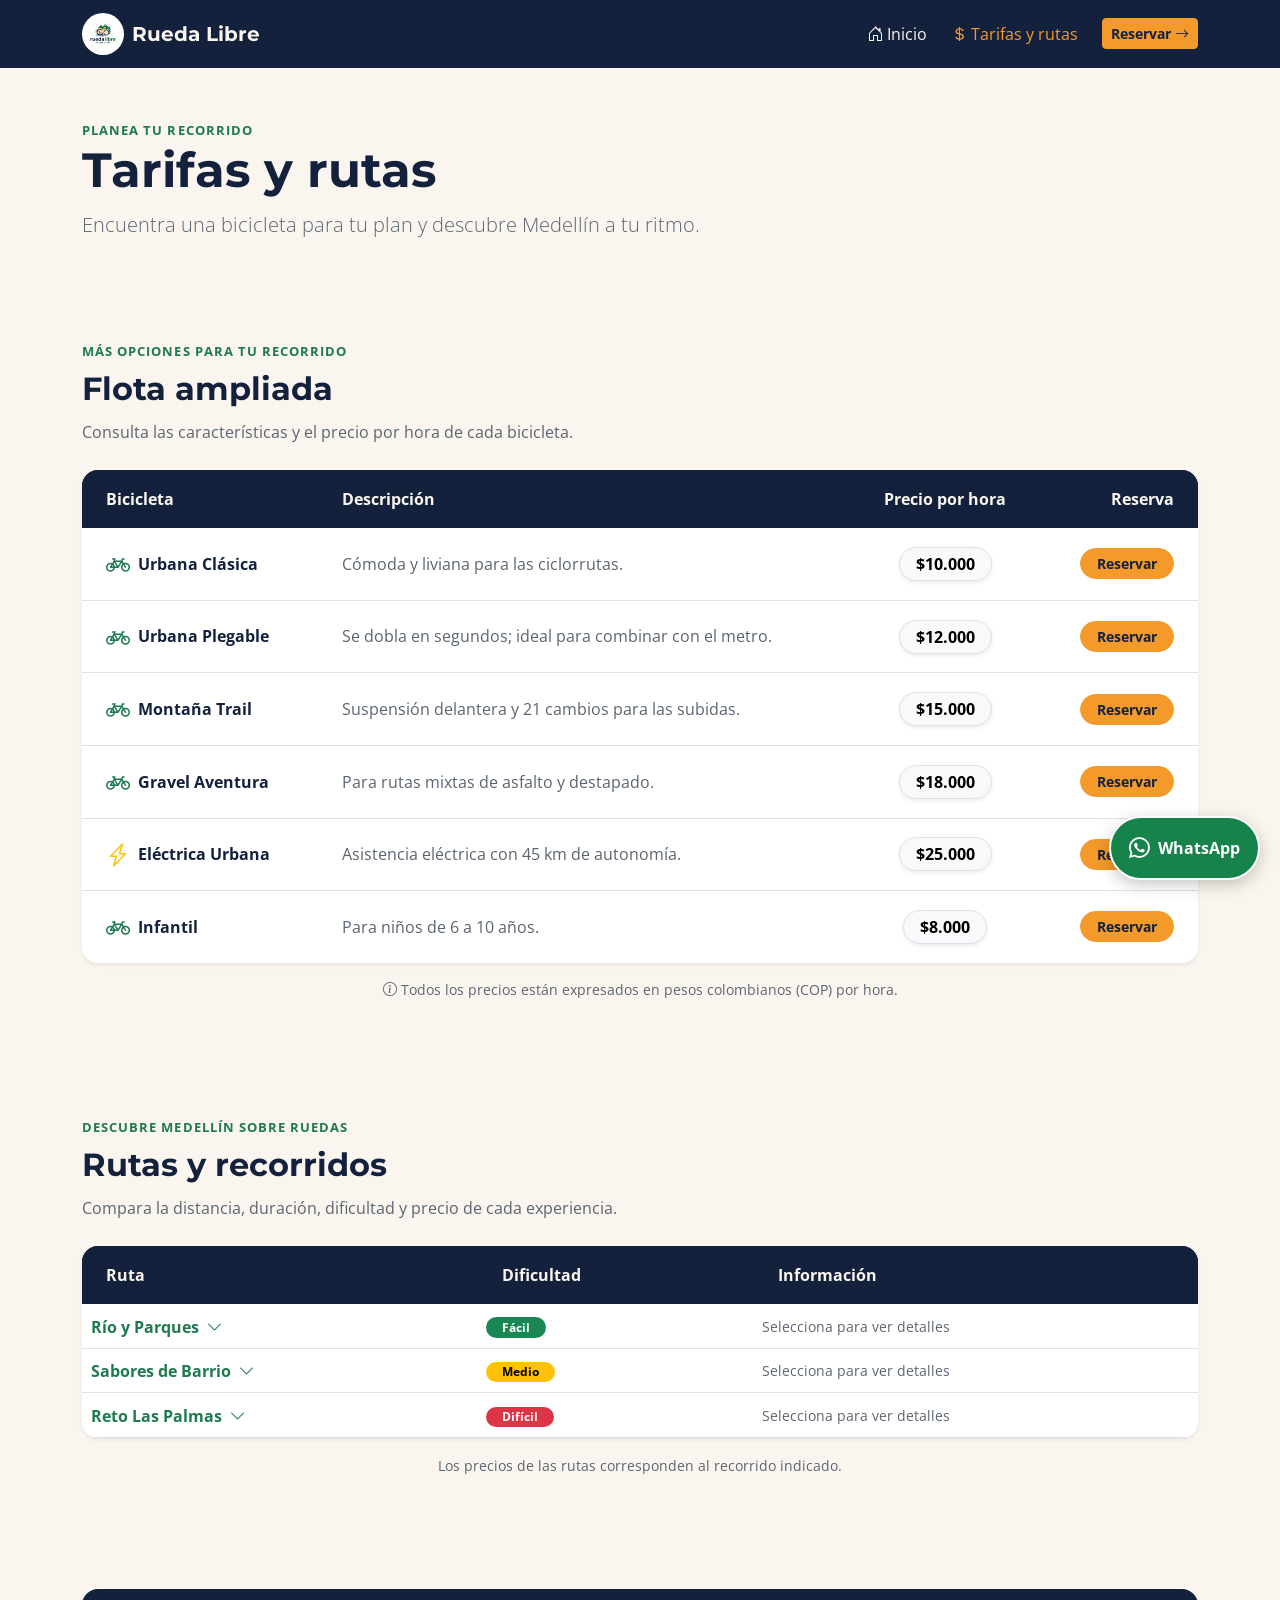
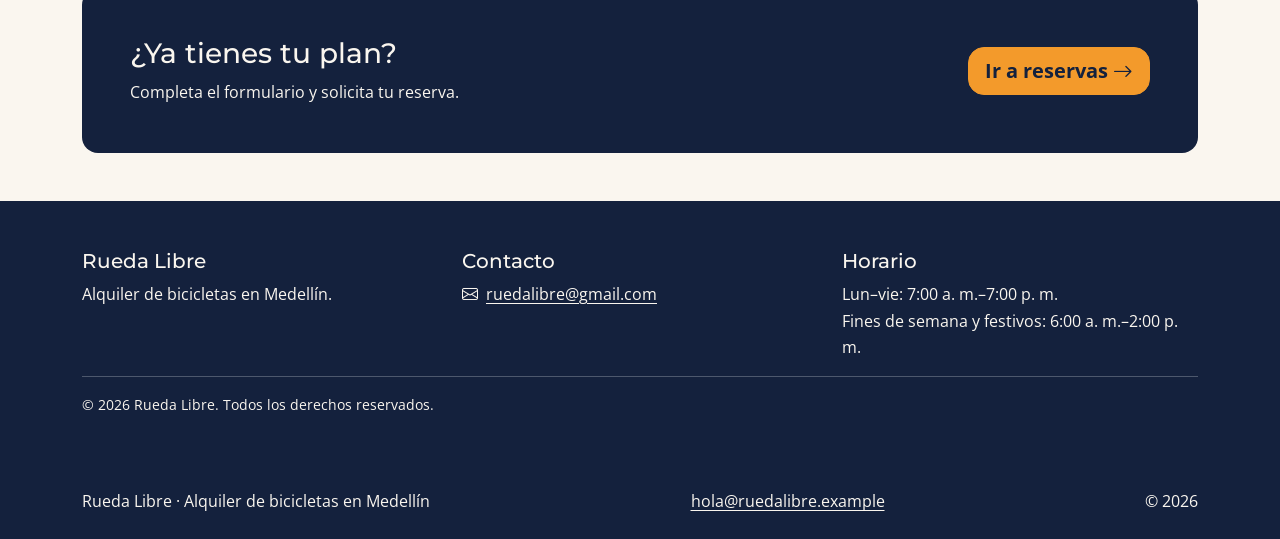
<file: paginas/tarifas.html>
<!DOCTYPE html>
<html lang="es">
<head>
  <meta charset="UTF-8">
  <meta name="viewport" content="width=device-width, initial-scale=1">
  <meta name="description" content="Consulta las tarifas por hora de las bicicletas y conoce los recorridos de Rueda Libre.">
  <title>Tarifas y rutas | Rueda Libre</title>
  <link rel="preconnect" href="https://fonts.googleapis.com">
  <link rel="preconnect" href="https://fonts.gstatic.com" crossorigin>
  <link href="https://fonts.googleapis.com/css2?family=Montserrat:wght@600;700&family=Open+Sans:wght@400;600;700&display=swap" rel="stylesheet">
  <link href="https://cdn.jsdelivr.net/npm/bootstrap@5.3.8/dist/css/bootstrap.min.css" rel="stylesheet" integrity="sha384-sRIl4kxILFvY47J16cr9ZwB07vP4J8+LH7qKQnuqkuIAvNWLzeN8tE5YBujZqJLB" crossorigin="anonymous">
  <link rel="stylesheet" href="https://cdn.jsdelivr.net/npm/bootstrap-icons@1.11.3/font/bootstrap-icons.min.css">
  <link rel="stylesheet" href="../styles.css">
</head>
<body>
  <a class="visually-hidden-focusable skip-link" href="#contenido">Saltar al contenido</a>
  <nav class="navbar navbar-expand-lg navbar-dark bg-noche sticky-top" aria-label="Menú principal">
  <div class="container">
    <a class="navbar-brand d-flex align-items-center gap-2 fw-bold" href="../index.html">
      <img src="../img/logo.jpg" alt="" width="42" height="42" class="brand-logo"><span>Rueda Libre</span>
    </a>
    <button class="navbar-toggler" type="button" data-bs-toggle="collapse" data-bs-target="#menuPrincipal" aria-controls="menuPrincipal" aria-expanded="false" aria-label="Abrir o cerrar el menú"><span class="navbar-toggler-icon"></span></button>
    <div class="collapse navbar-collapse" id="menuPrincipal">
      <ul class="navbar-nav ms-auto align-items-lg-center gap-lg-2">
        <li class="nav-item"><a class="nav-link" href="../index.html"><i class="bi bi-house-door me-1" aria-hidden="true"></i>Inicio</a></li>
        <li class="nav-item"><a class="nav-link active" href="tarifas.html" aria-current="page"><i class="bi bi-currency-dollar me-1" aria-hidden="true"></i>Tarifas y rutas</a></li>
        <li class="nav-item ms-lg-2"><a class="btn btn-naranja btn-sm" href="reservas.html">Reservar <i class="bi bi-arrow-right" aria-hidden="true"></i></a></li>
      </ul>
    </div>
  </div>
</nav>

<main id="contenido">
    <section class="page-hero py-5">
      <div class="container">
        <span class="eyebrow">Planea tu recorrido</span>
        <h1 class="display-5 fw-bold">Tarifas y rutas</h1>
        <p class="lead mb-0">Encuentra una bicicleta para tu plan y descubre Medellín a tu ritmo.</p>
      </div>
    </section>

    <section class="py-5 bg-crema" aria-labelledby="flota-ampliada-titulo">
      <div class="container">
        <div class="section-heading mb-4">
          <span class="eyebrow">Más opciones para tu recorrido</span>
          <h2 id="flota-ampliada-titulo">Flota ampliada</h2>
          <p>Consulta las características y el precio por hora de cada bicicleta.</p>
        </div>
<div class="card border-0 shadow-sm rounded-4 overflow-hidden mt-3">
  <div class="table-responsive">
    <table class="table table-hover align-middle mb-0">
      <thead class="bg-noche text-white">
        <tr>
          <th scope="col" class="py-3 px-4 border-0">Bicicleta</th>
          <th scope="col" class="py-3 px-4 border-0">Descripción</th>
          <th scope="col" class="py-3 px-4 text-center border-0">Precio por hora</th>
          <th scope="col" class="py-3 px-4 text-end border-0">Reserva</th>
        </tr>
      </thead>
      <tbody>
        <tr>
          <th scope="row" class="py-3 px-4">
            <div class="d-flex align-items-center gap-2">
              <i class="bi bi-bicycle text-verde fs-4" aria-hidden="true"></i>
              <span>Urbana Clásica</span>
            </div>
          </th>
          <td class="py-3 px-4 text-muted">Cómoda y liviana para las ciclorrutas.</td>
          <td class="py-3 px-4 text-center">
            <span class="badge text-bg-light border text-verde fs-6 px-3 py-2 rounded-pill shadow-sm">$10.000</span>
          </td>
          <td class="py-3 px-4 text-end">
            <a class="btn btn-sm btn-naranja rounded-pill px-3" href="reservas.html">Reservar</a>
          </td>
        </tr>
        <tr>
          <th scope="row" class="py-3 px-4">
            <div class="d-flex align-items-center gap-2">
              <i class="bi bi-bicycle text-verde fs-4" aria-hidden="true"></i>
              <span>Urbana Plegable</span>
            </div>
          </th>
          <td class="py-3 px-4 text-muted">Se dobla en segundos; ideal para combinar con el metro.</td>
          <td class="py-3 px-4 text-center">
            <span class="badge text-bg-light border text-verde fs-6 px-3 py-2 rounded-pill shadow-sm">$12.000</span>
          </td>
          <td class="py-3 px-4 text-end">
            <a class="btn btn-sm btn-naranja rounded-pill px-3" href="reservas.html">Reservar</a>
          </td>
        </tr>
        <tr>
          <th scope="row" class="py-3 px-4">
            <div class="d-flex align-items-center gap-2">
              <i class="bi bi-bicycle text-verde fs-4" aria-hidden="true"></i>
              <span>Montaña Trail</span>
            </div>
          </th>
          <td class="py-3 px-4 text-muted">Suspensión delantera y 21 cambios para las subidas.</td>
          <td class="py-3 px-4 text-center">
            <span class="badge text-bg-light border text-verde fs-6 px-3 py-2 rounded-pill shadow-sm">$15.000</span>
          </td>
          <td class="py-3 px-4 text-end">
            <a class="btn btn-sm btn-naranja rounded-pill px-3" href="reservas.html">Reservar</a>
          </td>
        </tr>
        <tr>
          <th scope="row" class="py-3 px-4">
            <div class="d-flex align-items-center gap-2">
              <i class="bi bi-bicycle text-verde fs-4" aria-hidden="true"></i>
              <span>Gravel Aventura</span>
            </div>
          </th>
          <td class="py-3 px-4 text-muted">Para rutas mixtas de asfalto y destapado.</td>
          <td class="py-3 px-4 text-center">
            <span class="badge text-bg-light border text-verde fs-6 px-3 py-2 rounded-pill shadow-sm">$18.000</span>
          </td>
          <td class="py-3 px-4 text-end">
            <a class="btn btn-sm btn-naranja rounded-pill px-3" href="reservas.html">Reservar</a>
          </td>
        </tr>
        <tr>
          <th scope="row" class="py-3 px-4">
            <div class="d-flex align-items-center gap-2">
              <i class="bi bi-lightning-charge text-warning fs-4" aria-hidden="true"></i>
              <span>Eléctrica Urbana</span>
            </div>
          </th>
          <td class="py-3 px-4 text-muted">Asistencia eléctrica con 45 km de autonomía.</td>
          <td class="py-3 px-4 text-center">
            <span class="badge text-bg-light border text-verde fs-6 px-3 py-2 rounded-pill shadow-sm">$25.000</span>
          </td>
          <td class="py-3 px-4 text-end">
            <a class="btn btn-sm btn-naranja rounded-pill px-3" href="reservas.html">Reservar</a>
          </td>
        </tr>
        <tr>
          <th scope="row" class="py-3 px-4 border-bottom-0">
            <div class="d-flex align-items-center gap-2">
              <i class="bi bi-bicycle text-verde fs-4" aria-hidden="true"></i>
              <span>Infantil</span>
            </div>
          </th>
          <td class="py-3 px-4 text-muted border-bottom-0">Para niños de 6 a 10 años.</td>
          <td class="py-3 px-4 text-center border-bottom-0">
            <span class="badge text-bg-light border text-verde fs-6 px-3 py-2 rounded-pill shadow-sm">$8.000</span>
          </td>
          <td class="py-3 px-4 text-end border-bottom-0">
            <a class="btn btn-sm btn-naranja rounded-pill px-3" href="reservas.html">Reservar</a>
          </td>
        </tr>
      </tbody>
    </table>
  </div>
</div>

<p class="nota-tarifas text-center">
    <i class="bi bi-info-circle"></i>
    Todos los precios están expresados en pesos colombianos (COP) por hora.
</p>
    </section>

      <section id="tours" class="py-5" aria-labelledby="rutas-titulo">
        <div class="container">
          <div class="section-heading mb-4">
            <span class="eyebrow">Descubre Medellín sobre ruedas</span>
            <h2 id="rutas-titulo">Rutas y recorridos</h2>
            <p>Compara la distancia, duración, dificultad y precio de cada experiencia.</p>
          </div>
<div class="card border-0 shadow-sm rounded-4 overflow-hidden mt-3">
  <div class="table-responsive">
    <table class="table table-hover align-middle mb-0">
      <thead class="bg-noche text-white">
        <tr>
          <th scope="col" class="py-3 px-4 border-0">Ruta</th>
          <th scope="col" class="py-3 px-4 border-0">Dificultad</th>
          <th scope="col" class="py-3 px-4 border-0">Información</th>
        </tr>
      </thead>
<tbody>
  <tr>
    <th scope="row">
      <button class="btn btn-link text-decoration-none fw-bold p-0 text-start text-noche" type="button" data-bs-toggle="collapse" data-bs-target="#detalle-rio-parques" aria-expanded="false" aria-controls="detalle-rio-parques">
        Río y Parques <i class="bi bi-chevron-down ms-1 fs-6" aria-hidden="true"></i>
      </button>
    </th>
    <td><span class="badge text-bg-success rounded-pill px-3">Fácil</span></td>
    <td><span class="text-muted small">Selecciona para ver detalles</span></td>
  </tr>
  <tr>
    <td colspan="3" class="p-0 border-0">
      <div class="collapse" id="detalle-rio-parques">
        <div class="card card-body border-0 bg-light m-3 rounded-4 shadow-sm flex-row justify-content-between align-items-center flex-wrap gap-3">
          <div class="d-flex gap-4">
            <div><span class="d-block small text-muted">Distancia</span><strong class="text-noche">12 km</strong></div>
            <div><span class="d-block small text-muted">Duración</span><strong class="text-noche">2 h</strong></div>
            <div><span class="d-block small text-muted">Precio</span><strong class="text-noche fs-5 text-verde">$45.000</strong></div>
          </div>
          <a class="btn btn-naranja" href="reservas.html">Reservar</a>
        </div>
      </div>
    </td>
  </tr>

  <tr>
    <th scope="row">
      <button class="btn btn-link text-decoration-none fw-bold p-0 text-start text-noche" type="button" data-bs-toggle="collapse" data-bs-target="#detalle-sabores-barrio" aria-expanded="false" aria-controls="detalle-sabores-barrio">
        Sabores de Barrio <i class="bi bi-chevron-down ms-1 fs-6" aria-hidden="true"></i>
      </button>
    </th>
    <td><span class="badge text-bg-warning rounded-pill px-3">Medio</span></td>
    <td><span class="text-muted small">Selecciona para ver detalles</span></td>
  </tr>
  <tr>
    <td colspan="3" class="p-0 border-0">
      <div class="collapse" id="detalle-sabores-barrio">
        <div class="card card-body border-0 bg-light m-3 rounded-4 shadow-sm flex-row justify-content-between align-items-center flex-wrap gap-3">
          <div class="d-flex gap-4">
            <div><span class="d-block small text-muted">Distancia</span><strong class="text-noche">18 km</strong></div>
            <div><span class="d-block small text-muted">Duración</span><strong class="text-noche">3 h</strong></div>
            <div><span class="d-block small text-muted">Precio</span><strong class="text-noche fs-5 text-verde">$60.000</strong></div>
          </div>
          <a class="btn btn-naranja" href="reservas.html">Reservar</a>
        </div>
      </div>
    </td>
  </tr>

  <tr>
    <th scope="row">
      <button class="btn btn-link text-decoration-none fw-bold p-0 text-start text-noche" type="button" data-bs-toggle="collapse" data-bs-target="#detalle-reto-palmas" aria-expanded="false" aria-controls="detalle-reto-palmas">
        Reto Las Palmas <i class="bi bi-chevron-down ms-1 fs-6" aria-hidden="true"></i>
      </button>
    </th>
    <td><span class="badge text-bg-danger rounded-pill px-3">Difícil</span></td>
    <td><span class="text-muted small">Selecciona para ver detalles</span></td>
  </tr>
  <tr>
    <td colspan="3" class="p-0 border-0">
      <div class="collapse" id="detalle-reto-palmas">
        <div class="card card-body border-0 bg-light m-3 rounded-4 shadow-sm flex-row justify-content-between align-items-center flex-wrap gap-3">
          <div class="d-flex gap-4">
            <div><span class="d-block small text-muted">Distancia</span><strong class="text-noche">25 km</strong></div>
            <div><span class="d-block small text-muted">Duración</span><strong class="text-noche">4 h</strong></div>
            <div><span class="d-block small text-muted">Precio</span><strong class="text-noche fs-5 text-verde">$85.000</strong></div>
          </div>
          <a class="btn btn-naranja" href="reservas.html">Reservar</a>
        </div>
      </div>
    </td>
  </tr>
</tbody>
              </table>
            </div>
          </div>
          <p class="form-text mt-3 text-center">
          Los precios de las rutas corresponden al recorrido indicado.
        </p>
        </div>
      </section>

    <section class="py-5">
      <div class="container">
        <div class="cta-panel rounded-4 p-4 p-md-5 d-md-flex align-items-center justify-content-between gap-3">
          <div><h2 class="h3">¿Ya tienes tu plan?</h2><p class="mb-md-0">Completa el formulario y solicita tu reserva.</p></div>
          <a href="reservas.html" class="btn btn-naranja btn-lg">Ir a reservas <i class="bi bi-arrow-right" aria-hidden="true"></i></a>
        </div>
      </div>
    </section>
  </main>

  <footer class="site-footer py-5">
    <div class="container">
      <div class="row g-4">
        <div class="col-md-4"><h2 class="h5">Rueda Libre</h2><p class="mb-0">Alquiler de bicicletas en Medellín.</p></div>
        <div class="col-md-4"><h2 class="h5">Contacto</h2><p class="mb-0"><i class="bi bi-envelope me-2" aria-hidden="true"></i><a href="mailto:ruedalibre@gmail.com">ruedalibre@gmail.com</a></p></div>
        <div class="col-md-4"><h2 class="h5">Horario</h2><p class="mb-0">Lun–vie: 7:00 a. m.–7:00 p. m.<br>Fines de semana y festivos: 6:00 a. m.–2:00 p. m.</p></div>
      </div>
      <hr class="border-light opacity-25">
      <p class="mb-0 small">&copy; 2026 Rueda Libre. Todos los derechos reservados.</p>
    </div>
  </footer>
  <footer class="site-footer py-4"><div class="container d-flex flex-column flex-md-row justify-content-between gap-2"><span>Rueda Libre · Alquiler de bicicletas en Medellín</span><a href="mailto:hola@ruedalibre.example">hola@ruedalibre.example</a><span>&copy; 2026</span></div></footer>
  <a class="whatsapp-button" href="https://wa.me/573000000000" target="_blank" rel="noopener noreferrer" aria-label="Contactar a Rueda Libre por WhatsApp"><i class="bi bi-whatsapp" aria-hidden="true"></i><span>WhatsApp</span></a>
  <script>
    document.querySelectorAll('[data-route-toggle]').forEach((button) => {
      button.addEventListener('click', () => {
        const detail = document.getElementById(button.dataset.routeToggle);
        const open = button.getAttribute('aria-expanded') === 'true';
        detail.hidden = open;
        button.setAttribute('aria-expanded', String(!open));
        button.querySelector('i').classList.toggle('bi-chevron-down', open);
        button.querySelector('i').classList.toggle('bi-chevron-up', !open);
      });
    });
  </script>
  <script src="https://cdn.jsdelivr.net/npm/bootstrap@5.3.8/dist/js/bootstrap.bundle.min.js" integrity="sha384-FKyoEForCGlyvwx9Hj09JcYn3nv7wiPVlz7YYwJrWVcXK/BmnVDxM+D2scQbITxI" crossorigin="anonymous"></script>
</body>
</html>
</file>
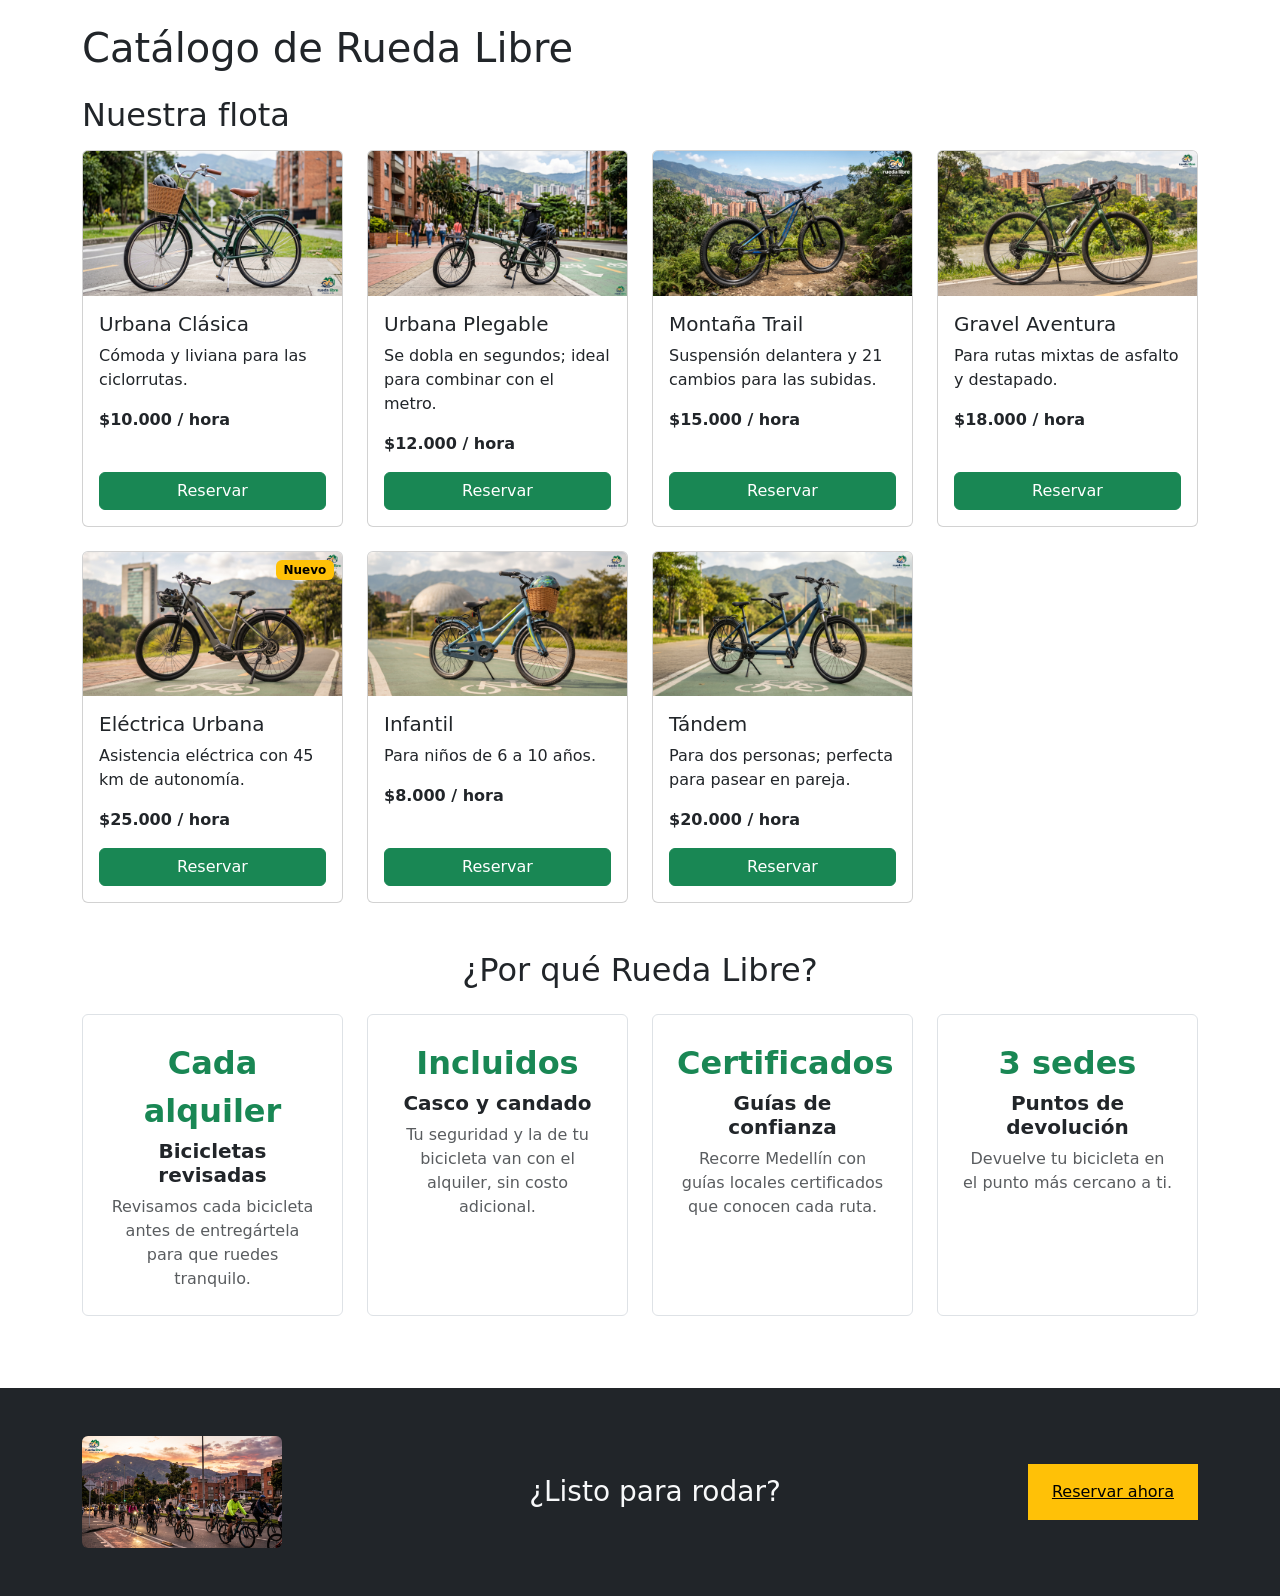
<file: pruebas/catalogo-bootstrap.html>
<!doctype html>
<html lang="es">
  <head>
    <meta charset="utf-8">
    <meta name="viewport" content="width=device-width, initial-scale=1">
    <title>Catálogo de flota con Bootstrap | Rueda Libre</title>
    <link href="https://cdn.jsdelivr.net/npm/bootstrap@5.3.8/dist/css/bootstrap.min.css" rel="stylesheet" integrity="sha384-sRIl4kxILFvY47J16cr9ZwB07vP4J8+LH7qKQnuqkuIAvNWLzeN8tE5YBujZqJLB" crossorigin="anonymous">
  </head>
  <body>
    <main>
      <div class="container py-4">
        <h1 class="mb-4">Catálogo de Rueda Libre</h1>

        <section>
          <h2 class="mb-3">Nuestra flota</h2>

          <div class="row row-cols-1 row-cols-sm-2 row-cols-lg-3 row-cols-xl-4 g-4">

            <div class="col">
              <article class="card h-100">
                <img src="../img/urbana-clasica.jpg" class="card-img-top" alt="Bicicleta Urbana Clásica" width="400">
                <div class="card-body d-flex flex-column">
                  <h3 class="card-title h5">Urbana Clásica</h3>
                  <p class="card-text">Cómoda y liviana para las ciclorrutas.</p>
                  <p class="fw-bold">$10.000 / hora</p>
                  <a href="../paginas/reservas.html" class="btn btn-success mt-auto">Reservar</a>
                </div>
              </article>
            </div>

            <div class="col">
              <article class="card h-100">
                <img src="../img/urbana-plegable.jpg" class="card-img-top" alt="Bicicleta Urbana Plegable" width="400">
                <div class="card-body d-flex flex-column">
                  <h3 class="card-title h5">Urbana Plegable</h3>
                  <p class="card-text">Se dobla en segundos; ideal para combinar con el metro.</p>
                  <p class="fw-bold">$12.000 / hora</p>
                  <a href="../paginas/reservas.html" class="btn btn-success mt-auto">Reservar</a>
                </div>
              </article>
            </div>

            <div class="col">
              <article class="card h-100">
                <img src="../img/montana-trail.jpg" class="card-img-top" alt="Bicicleta Montaña Trail" width="400">
                <div class="card-body d-flex flex-column">
                  <h3 class="card-title h5">Montaña Trail</h3>
                  <p class="card-text">Suspensión delantera y 21 cambios para las subidas.</p>
                  <p class="fw-bold">$15.000 / hora</p>
                  <a href="../paginas/reservas.html" class="btn btn-success mt-auto">Reservar</a>
                </div>
              </article>
            </div>

            <div class="col">
              <article class="card h-100">
                <img src="../img/gravel-aventura.jpg" class="card-img-top" alt="Bicicleta Gravel Aventura" width="400">
                <div class="card-body d-flex flex-column">
                  <h3 class="card-title h5">Gravel Aventura</h3>
                  <p class="card-text">Para rutas mixtas de asfalto y destapado.</p>
                  <p class="fw-bold">$18.000 / hora</p>
                  <a href="../paginas/reservas.html" class="btn btn-success mt-auto">Reservar</a>
                </div>
              </article>
            </div>

            <div class="col">
              <article class="card h-100">
                <img src="../img/electrica-urbana.jpg" class="card-img-top" alt="Bicicleta Eléctrica Urbana" width="400">
                <span class="badge text-bg-warning position-absolute top-0 end-0 m-2">Nuevo</span>
                <div class="card-body d-flex flex-column">
                  <h3 class="card-title h5">Eléctrica Urbana</h3>
                  <p class="card-text">Asistencia eléctrica con 45 km de autonomía.</p>
                  <p class="fw-bold">$25.000 / hora</p>
                  <a href="../paginas/reservas.html" class="btn btn-success mt-auto">Reservar</a>
                </div>
              </article>
            </div>

            <div class="col">
              <article class="card h-100">
                <img src="../img/infantil.jpg" class="card-img-top" alt="Bicicleta Infantil" width="400">
                <div class="card-body d-flex flex-column">
                  <h3 class="card-title h5">Infantil</h3>
                  <p class="card-text">Para niños de 6 a 10 años.</p>
                  <p class="fw-bold">$8.000 / hora</p>
                  <a href="../paginas/reservas.html" class="btn btn-success mt-auto">Reservar</a>
                </div>
              </article>
            </div>

            <div class="col">
              <article class="card h-100">
                <img src="../img/tandem.jpg" class="card-img-top" alt="Bicicleta Tándem" width="400">
                <div class="card-body d-flex flex-column">
                  <h3 class="card-title h5">Tándem</h3>
                  <p class="card-text">Para dos personas; perfecta para pasear en pareja.</p>
                  <p class="fw-bold">$20.000 / hora</p>
                  <a href="../paginas/reservas.html" class="btn btn-success mt-auto">Reservar</a>
                </div>
              </article>
            </div>

          </div>
        </section>

        <section class="my-5">
          <h2 class="text-center mb-4">¿Por qué Rueda Libre?</h2>

          <div class="row row-cols-1 row-cols-sm-2 row-cols-lg-4 g-4">

            <div class="col">
              <article class="h-100 p-4 border rounded text-center">
                <p class="fs-2 fw-bold text-success mb-1">Cada alquiler</p>
                <h3 class="h5 fw-semibold mb-2">Bicicletas revisadas</h3>
                <p class="text-body-secondary mb-0">Revisamos cada bicicleta antes de entregártela para que ruedes tranquilo.</p>
              </article>
            </div>

            <div class="col">
              <article class="h-100 p-4 border rounded text-center">
                <p class="fs-2 fw-bold text-success mb-1">Incluidos</p>
                <h3 class="h5 fw-semibold mb-2">Casco y candado</h3>
                <p class="text-body-secondary mb-0">Tu seguridad y la de tu bicicleta van con el alquiler, sin costo adicional.</p>
              </article>
            </div>

            <div class="col">
              <article class="h-100 p-4 border rounded text-center">
                <p class="fs-2 fw-bold text-success mb-1">Certificados</p>
                <h3 class="h5 fw-semibold mb-2">Guías de confianza</h3>
                <p class="text-body-secondary mb-0">Recorre Medellín con guías locales certificados que conocen cada ruta.</p>
              </article>
            </div>

            <div class="col">
              <article class="h-100 p-4 border rounded text-center">
                <p class="fs-2 fw-bold text-success mb-1">3 sedes</p>
                <h3 class="h5 fw-semibold mb-2">Puntos de devolución</h3>
                <p class="text-body-secondary mb-0">Devuelve tu bicicleta en el punto más cercano a ti.</p>
              </article>
            </div>

          </div>
        </section>
      </div>

      <section class="bg-dark text-light py-5">
        <div class="container d-flex flex-column flex-md-row align-items-center justify-content-md-between gap-4 text-center text-md-start">
          <img src="../img/portada.jpg" alt="" width="200" class="d-none d-md-block img-fluid rounded">
          <h2 class="h3 mb-0">¿Listo para rodar?</h2>
          <a href="../paginas/reservas.html" class="text-bg-warning px-4 py-3">Reservar ahora</a>
        </div>
      </section>
    </main>

    <script src="https://cdn.jsdelivr.net/npm/bootstrap@5.3.8/dist/js/bootstrap.bundle.min.js" integrity="sha384-FKyoEForCGlyvwx9Hj09JcYn3nv7wiPVlz7YYwJrWVcXK/BmnVDxM+D2scQbITxI" crossorigin="anonymous"></script>
  </body>
</html>
</file>
<file: styles.css>
:root {
  --bs-primary: #1E7A4F;
  --bs-primary-rgb: 30, 122, 79;
  --bs-body-font-family: "Open Sans", sans-serif;
  --bs-body-color: #14213D;
  --bs-link-color: #176341;
  --bs-link-hover-color: #10472E;
  --bs-border-radius: 0.75rem;
  --bs-border-radius-lg: 1rem;
  --ruta-verde: #1E7A4F;
  --pedal-naranja: #F39A2B;
  --azul-noche: #14213D;
  --crema: #FAF6EF;
  --gris-asfalto: #5B6470;
}

body {
  font-family: var(--bs-body-font-family);
  color: var(--bs-body-color);
  line-height: 1.65;
}

h1, h2, h3, h4, h5, .navbar-brand {
  font-family: "Montserrat", sans-serif;
  font-weight: 700;
}

a {
  text-underline-offset: 0.18em;
}

:focus-visible {
  outline: 3px solid var(--pedal-naranja);
  outline-offset: 3px;
}

.skip-link {
  position: absolute;
  z-index: 2000;
  top: 0.5rem;
  left: 0.5rem;
  padding: 0.6rem 1rem;
  color: white;
  background: var(--azul-noche);
  border-radius: 0.5rem;
}

.bg-noche { background-color: var(--azul-noche); }
.bg-crema { background-color: var(--crema); }
.text-verde { color: var(--ruta-verde); }

.navbar .nav-link {
  color: rgba(255,255,255,0.86);
  padding-inline: 0.8rem;
}

.navbar .nav-link:hover,
.navbar .nav-link:focus,
.navbar .nav-link.active {
  color: #fff;
}

.brand-logo {
  object-fit: contain;
  border-radius: 50%;
  background: #fff;
  padding: 0.15rem;
}

.btn-primary {
  --bs-btn-color: #fff;
  --bs-btn-bg: var(--ruta-verde);
  --bs-btn-border-color: var(--ruta-verde);
  --bs-btn-hover-color: #fff;
  --bs-btn-hover-bg: #176341;
  --bs-btn-hover-border-color: #176341;
  --bs-btn-active-color: #fff;
  --bs-btn-active-bg: #10472E;
  --bs-btn-active-border-color: #10472E;
  --bs-btn-disabled-color: #fff;
  --bs-btn-disabled-bg: var(--ruta-verde);
  --bs-btn-disabled-border-color: var(--ruta-verde);
}

.btn-outline-primary {
  --bs-btn-color: var(--ruta-verde);
  --bs-btn-border-color: var(--ruta-verde);
  --bs-btn-hover-color: #fff;
  --bs-btn-hover-bg: var(--ruta-verde);
  --bs-btn-hover-border-color: var(--ruta-verde);
  --bs-btn-active-color: #fff;
  --bs-btn-active-bg: #10472E;
  --bs-btn-active-border-color: #10472E;
}

.btn-naranja {
  color: #14213D;
  background-color: var(--pedal-naranja);
  border: 1px solid var(--pedal-naranja);
  font-weight: 700;
}

.btn-naranja:hover,
.btn-naranja:focus {
  color: #14213D;
  background-color: #e58a18;
  border-color: #e58a18;
}

.btn-naranja:active {
  color: #14213D;
  background-color: #cf7410;
  border-color: #cf7410;
}

.hero-section {
  background: linear-gradient(135deg, #FAF6EF 0%, #ffffff 72%);
}

.hero-image {
  width: 100%;
  max-height: 430px;
  object-fit: cover;
}

.eyebrow {
  display: inline-block;
  color: var(--ruta-verde);
  font-size: 0.82rem;
  font-weight: 700;
  letter-spacing: 0.08em;
  text-transform: uppercase;
}

.section-heading {
  max-width: 760px;
}

.section-heading h2 {
  margin-top: 0.4rem;
  margin-bottom: 0.7rem;
}

.promo-image {
  height: clamp(280px, 42vw, 500px);
  object-fit: cover;
  filter: brightness(0.68);
}

.carousel-caption {
  right: 12%;
  bottom: 12%;
  left: 12%;
  max-width: 650px;
  text-shadow: 0 2px 8px rgba(0,0,0,0.7);
}

.carousel-caption h3 {
  font-size: clamp(1.7rem, 4vw, 3rem);
}

.card {
  border: 1px solid rgba(20,33,61,0.1);
  overflow: hidden;
}

.card-image {
  width: 100%;
  height: 210px;
  object-fit: cover;
}

.card-body {
  padding: 1.25rem;
}

.feature-icon,
.benefit-card > i {
  display: inline-block;
  color: var(--ruta-verde);
  font-size: 2rem;
  margin-bottom: 0.75rem;
}

.benefit-card {
  padding: 1.5rem;
  text-align: center;
  background: #fff;
  border: 1px solid rgba(20,33,61,0.12);
  border-radius: var(--bs-border-radius);
  box-shadow: 0 0.25rem 0.8rem rgba(20,33,61,0.06);
}

.benefit-card p {
  margin-bottom: 0;
  color: var(--gris-asfalto);
}

.cta-panel {
  color: #fff;
  background: var(--azul-noche);
}

.page-hero {
  background: var(--crema);
}

.site-footer {
  color: #fff;
  background: var(--azul-noche);
}

.site-footer a {
  color: #fff;
}

.whatsapp-button {
  position: fixed;
  right: 1.25rem;
  bottom: 1.25rem;
  z-index: 1030;
  display: inline-flex;
  align-items: center;
  gap: 0.55rem;
  padding: 0.8rem 1.1rem;
  color: #fff;
  background: #16834b;
  border: 2px solid #fff;
  border-radius: 50rem;
  box-shadow: 0 0.3rem 1rem rgba(0,0,0,0.22);
  font-weight: 700;
  text-decoration: none;
}

.whatsapp-button:hover,
.whatsapp-button:focus {
  color: #fff;
  background: #10683b;
}

.whatsapp-button i {
  font-size: 1.3rem;
}

.table thead th {
  white-space: nowrap;
}

.form-control:focus,
.form-select:focus,
.form-check-input:focus {
  border-color: var(--ruta-verde);
  box-shadow: 0 0 0 0.25rem rgba(30,122,79,0.2);
}

@media (max-width: 575.98px) {
  .hero-section {
    padding-top: 2rem;
  }

  .carousel-caption {
    right: 10%;
    bottom: 8%;
    left: 10%;
  }

  .carousel-caption p {
    font-size: 0.9rem;
    margin-bottom: 0.5rem;
  }

  .whatsapp-button {
    right: 0.75rem;
    bottom: 0.75rem;
    padding: 0.7rem 0.9rem;
  }
}

:root {
  --ruta-verde: #1E7A4F;
  --pedal-naranja: #F39A2B;
  --azul-noche: #14213D;
  --crema: #FAF6EF;
  --gris-asfalto: #5B6470;

  /* Integración con Bootstrap */
  --bs-primary: #1E7A4F;
  --bs-primary-rgb: 30, 122, 79;
  --bs-body-bg: #FAF6EF;
  --bs-body-color: #14213D;
  --bs-secondary-color: #5B6470;
  --bs-link-color: #1E7A4F;
  --bs-link-hover-color: #155C3B;
}

body {
  background-color: var(--crema);
  color: var(--azul-noche);
}

p,
.text-muted {
  color: var(--gris-asfalto);
}

h1, h2, h3, h4, h5, h6 {
  color: var(--azul-noche);
}

a {
  color: var(--ruta-verde);
}

a:hover {
  color: #155C3B;
}

header,
.navbar {
  background-color: var(--azul-noche) !important;
}

.navbar .navbar-brand,
.navbar .nav-link {
  color: var(--crema);
}

.navbar .nav-link:hover,
.navbar .nav-link.active {
  color: var(--pedal-naranja);
}

.btn-primary {
  --bs-btn-color: #fff;
  --bs-btn-bg: var(--ruta-verde);
  --bs-btn-border-color: var(--ruta-verde);
  --bs-btn-hover-color: #fff;
  --bs-btn-hover-bg: #155C3B;
  --bs-btn-hover-border-color: #155C3B;
}

.btn-naranja,
.btn-warning {
  color: var(--azul-noche);
  background-color: var(--pedal-naranja);
  border-color: var(--pedal-naranja);
  font-weight: 700;
}

.btn-naranja:hover,
.btn-warning:hover {
  color: var(--azul-noche);
  background-color: #E58A18;
  border-color: #E58A18;
}

.btn-outline-primary {
  color: var(--ruta-verde);
  border-color: var(--ruta-verde);
}

.btn-outline-primary:hover {
  color: #fff;
  background-color: var(--ruta-verde);
  border-color: var(--ruta-verde);
}

.bg-dark {
  background-color: var(--azul-noche) !important;
}

.text-light {
  color: var(--crema) !important;
}

.bg-crema {
  background-color: var(--crema) !important;
}

.bg-noche {
  background-color: var(--azul-noche) !important;
}

.card,
.benefit-card {
  background-color: #fff;
  border-color: rgba(20, 33, 61, 0.12);
}

.card-title {
  color: var(--azul-noche);
}

.card-text {
  color: var(--gris-asfalto);
}

.page-hero,
.hero-section {
  background-color: var(--crema);
}

.cta-panel {
  background-color: var(--azul-noche);
  color: var(--crema);
}

.cta-panel h2,
.cta-panel p {
  color: var(--crema);
}

.table thead th {
  color: var(--crema);
  background-color: var(--azul-noche);
}

.table {
  --bs-table-bg: #fff;
  --bs-table-color: var(--azul-noche);
}

.form-label {
  color: var(--azul-noche);
  font-weight: 600;
}

.form-control:focus,
.form-select:focus {
  border-color: var(--ruta-verde);
  box-shadow: 0 0 0 0.25rem rgba(30, 122, 79, 0.2);
}

.site-footer {
  background-color: var(--azul-noche);
  color: var(--crema);
}

.site-footer h2,
.site-footer p,
.site-footer span,
.site-footer a {
  color: var(--crema);
}


.badge {
  background-color: var(--ruta-verde);
}

.eyebrow,
.feature-icon,
.benefit-card > i {
  color: var(--ruta-verde);
}

:focus-visible {
  outline: 3px solid var(--pedal-naranja);
  outline-offset: 3px;
}
/* TABLA DE PRECIOS */

.tabla-precios-wrapper {
    background-color: #fff;
    border-radius: 16px;
    overflow-x: auto;
    box-shadow: 0 5px 20px rgba(20, 33, 61, 0.09);
    margin: 30px 0;
}

.tabla-precios {
    margin-bottom: 0;
    min-width: 650px;
}

.tabla-precios thead th {
    background-color: #14213D;
    color: #FAF6EF;
    padding: 22px 25px;
    font-size: 16px;
    font-weight: 600;
    border: none;
}

.tabla-precios tbody td {
    padding: 18px 25px;
    color: #5B6470;
    font-size: 15px;
    border-bottom: 1px solid #eeeae3;
}

.tabla-precios tbody tr:last-child td {
    border-bottom: none;
}

.tabla-precios tbody tr:hover {
    background-color: #FAF6EF;
}

.bicicleta-info {
    display: flex;
    align-items: center;
    gap: 15px;
    min-width: 190px;
}

.bicicleta-info img {
    width: 65px;
    height: 55px;
    object-fit: cover;
    border-radius: 10px;
}

.bicicleta-info span {
    color: #14213D;
    font-weight: 600;
}

.precio-tabla {
    display: inline-block;
    background-color: #fff0dc;
    color: #D9780C;
    font-weight: 700;
    font-size: 16px;
    padding: 9px 15px;
    border-radius: 8px;
    white-space: nowrap;
}

.fila-destacada {
    background-color: #FAF6EF;
}

.fila-destacada .bicicleta-info span {
    color: #1E7A4F;
}

.nota-tarifas {
    color: #5B6470;
    font-size: 14px;
    margin-top: 15px;
}

.carousel-caption h3 {
  color: var(--pedal-naranja); 
  text-shadow: 2px 2px 6px rgba(0, 0, 0, 0.9); 
}

.carousel-caption p {
  color: var(--crema); 
  text-shadow: 1px 1px 4px rgba(0, 0, 0, 0.9);
  font-weight: 600;
}


.carousel-control-prev-icon,
.carousel-control-next-icon {
  background-color: var(--ruta-verde); 
  border-radius: 50%;
  padding: 1.5rem; 
  background-size: 1.5rem; 
  box-shadow: 0 4px 8px rgba(0, 0, 0, 0.5); 
}


.carousel-indicators [data-bs-target] {
  background-color: var(--pedal-naranja); 
  height: 5px; 
  opacity: 0.6;
}

.carousel-indicators .active {
  background-color: var(--ruta-verde); 
  opacity: 1;
}
.hero-bg {
  background: linear-gradient(rgba(20, 33, 61, 0.7), rgba(20, 33, 61, 0.7)), url('img/portada.jpg');
  background-size: cover;
  background-position: center;
  background-repeat: no-repeat;
  min-height: 70vh; 
  display: flex;
  align-items: center;
}

.hero-bg .eyebrow {
  color: var(--pedal-naranja) !important;
}
</file>
